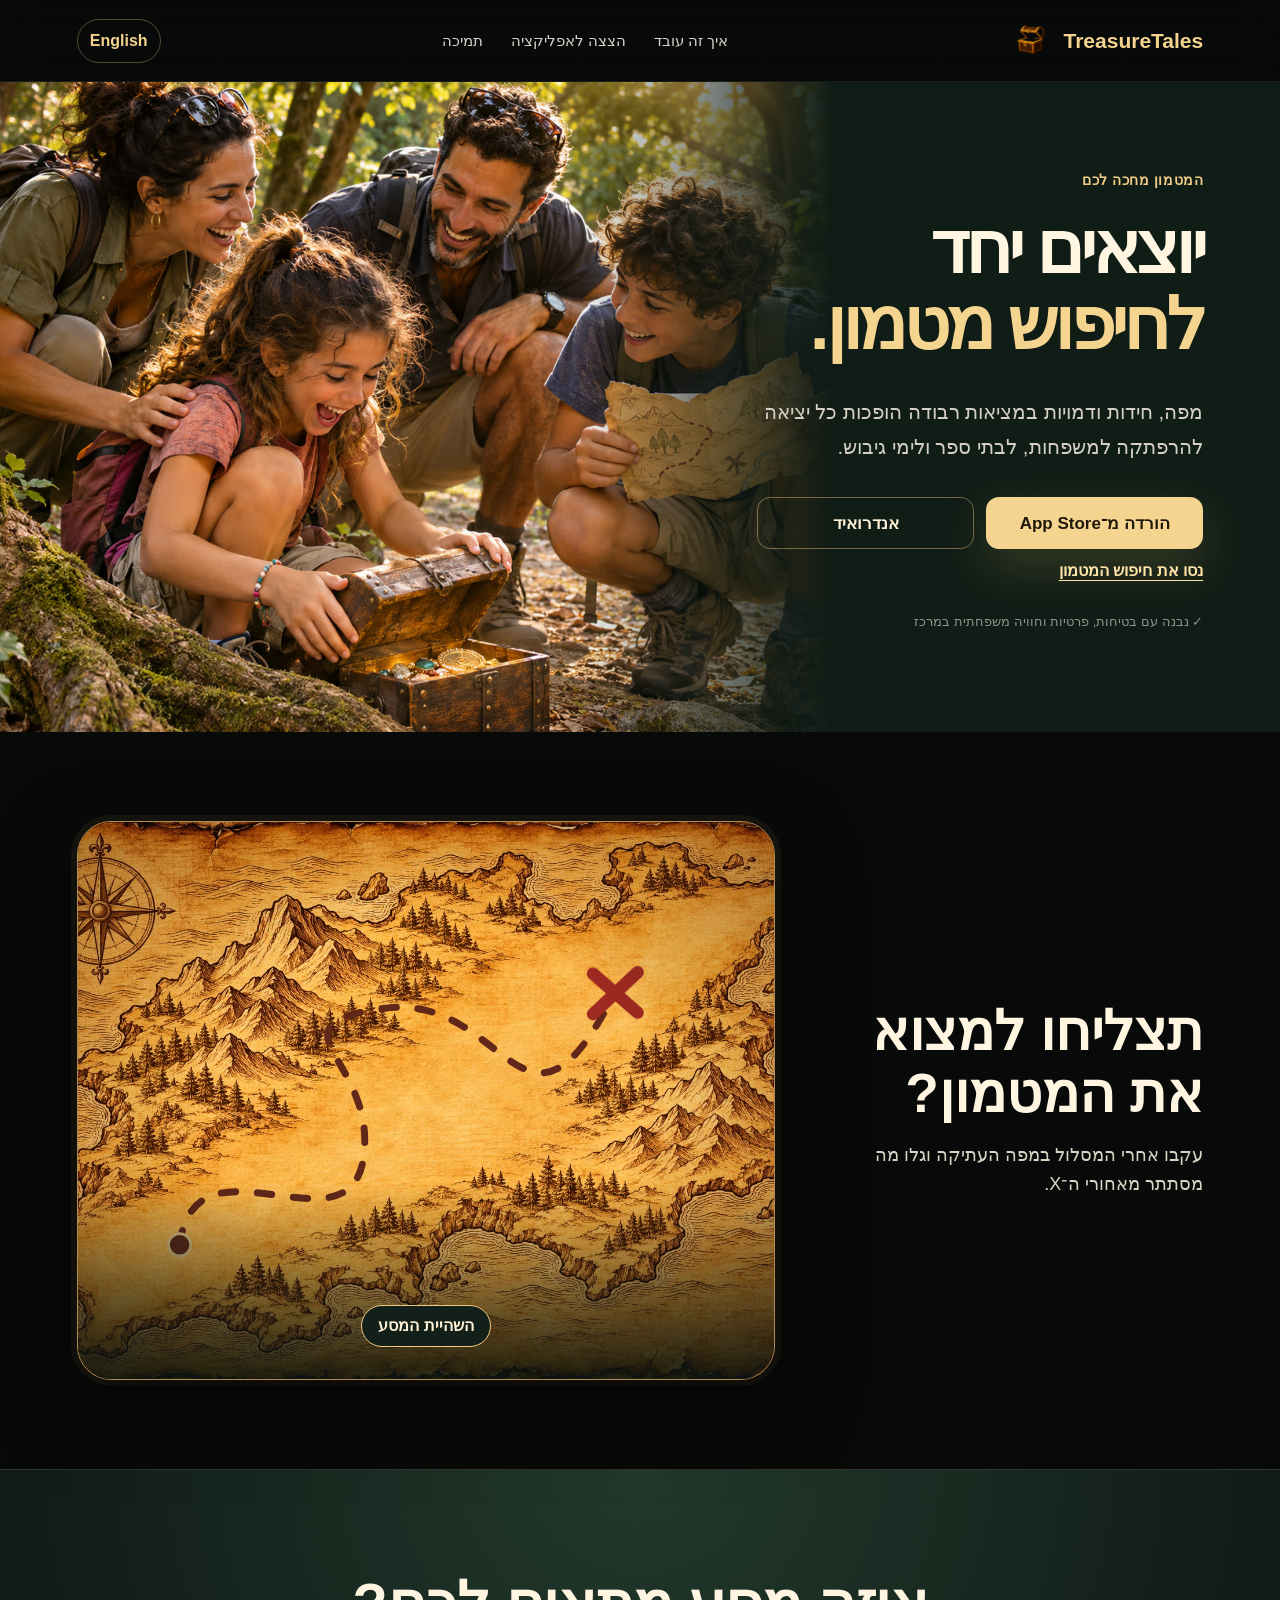
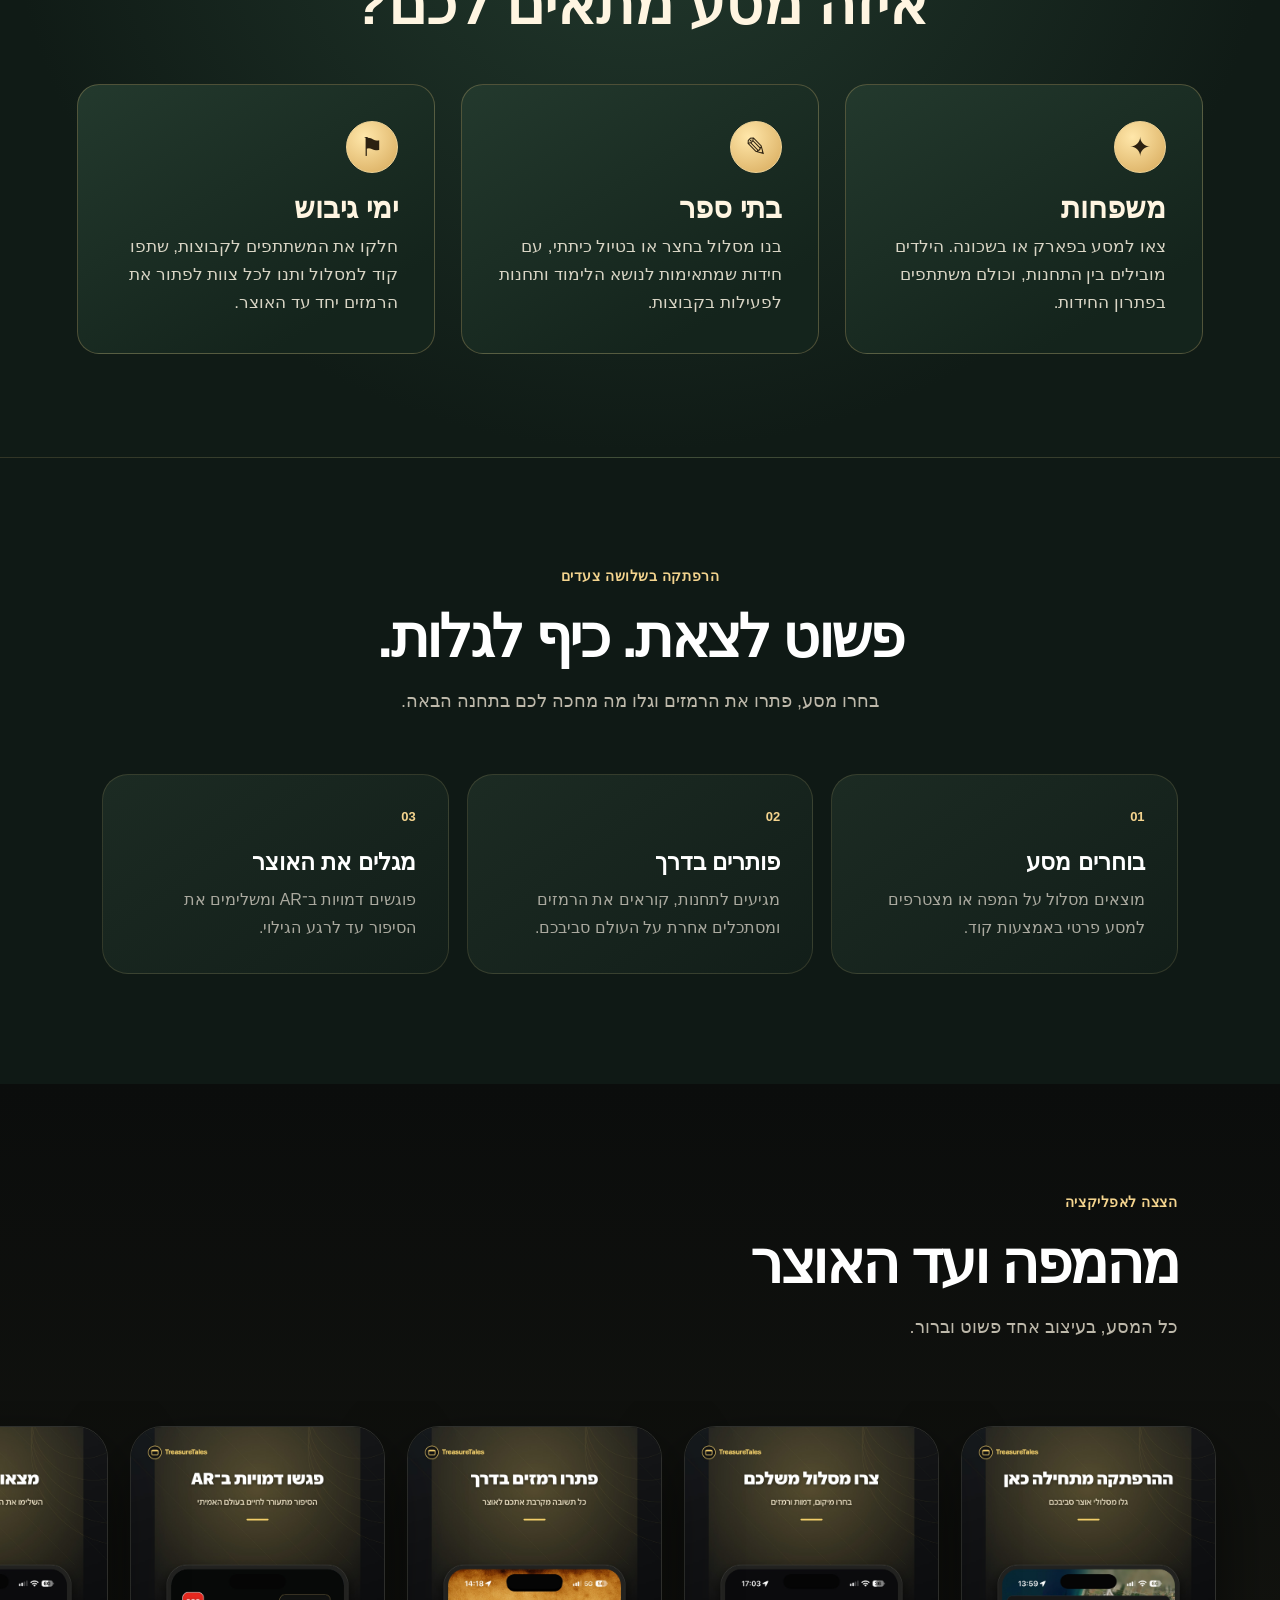
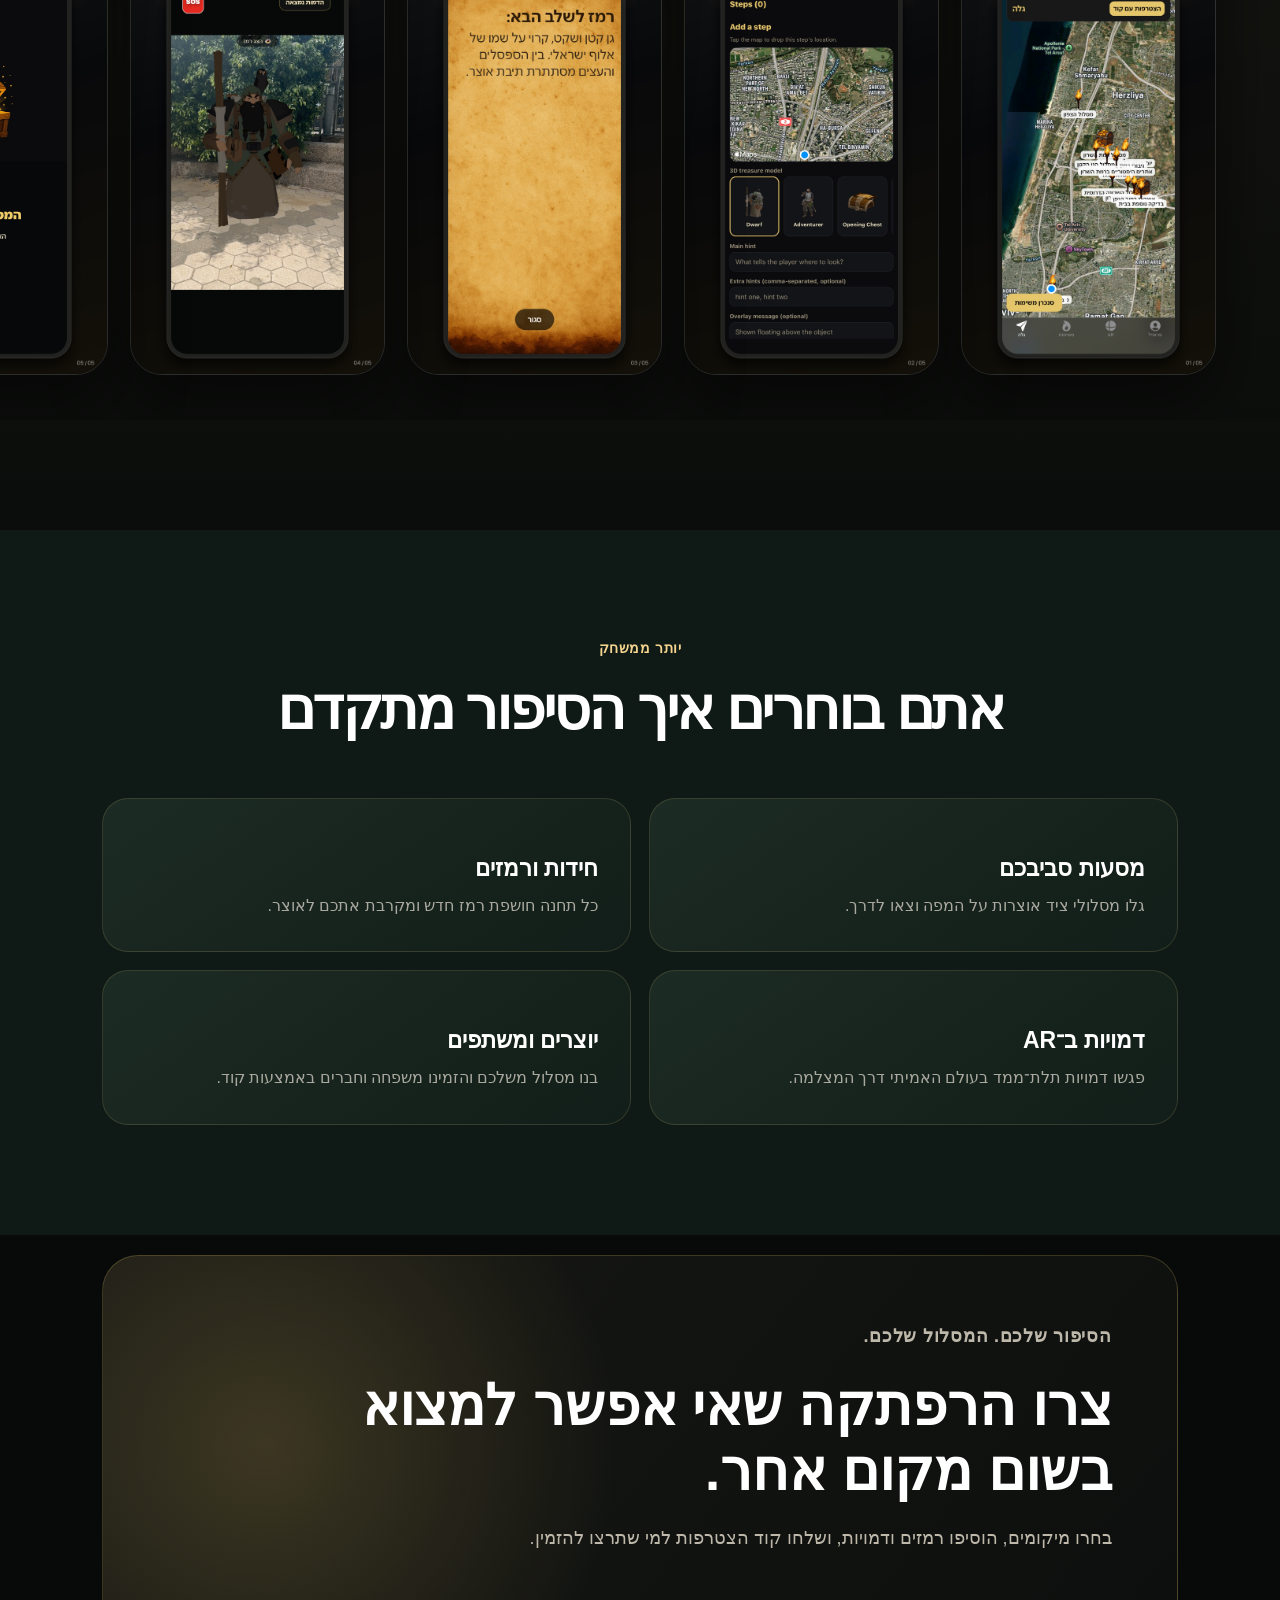
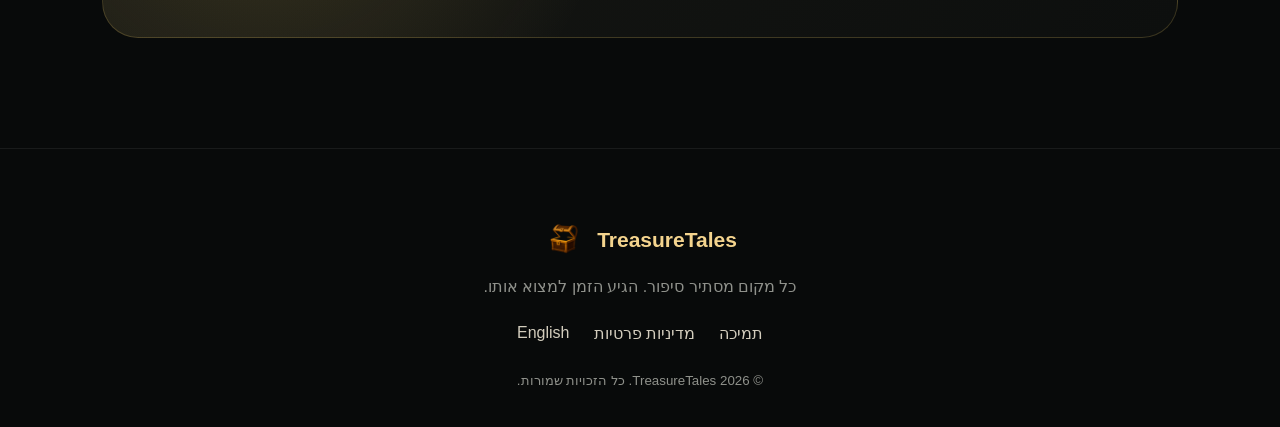
<file: index.html>
<!doctype html><html lang="he" dir="rtl"><head><meta charset="utf-8"><meta name="viewport" content="width=device-width,initial-scale=1"><title>TreasureTales — כל מקום מסתיר סיפור</title><meta name="description" content="ציד אוצרות אינטראקטיבי שמשלב מפה, חידות ודמויות במציאות רבודה."><meta property="og:image" content="https://nahumnetanel.github.io/TreasureTalesWebsite/public/og.jpg"><link rel="icon" href="./public/brand-chest.png"><link rel="stylesheet" href="./styles.css"><link rel="stylesheet" href="./public/adventure.css"><script src="./public/adventure-autoplay.js" defer></script></head><body class="treasure-home">
<a class="adventure-skip" href="#top">דילוג לתוכן</a>
<header class="header"><a class="brand" href="#top"><img src="./public/brand-chest.png" alt=""><span>TreasureTales</span></a><nav class="nav"><a href="#how">איך זה עובד</a><a href="#screens">הצצה לאפליקציה</a><a href="./support/">תמיכה</a></nav><a class="lang" href="./en/" lang="en">English</a></header>
<main><section class="hero family-hero" id="top" tabindex="-1"><div class="family-hero-media"><img src="./public/family-hunt.jpg" alt="משפחה מגלה תיבת אוצר מעץ בשביל ביער" width="1440" height="960" fetchpriority="high"></div><div class="hero-copy"><p class="eyebrow">המטמון מחכה לכם</p><h1>יוצאים יחד <span>לחיפוש מטמון.</span></h1><p class="lead">מפה, חידות ודמויות במציאות רבודה הופכות כל יציאה להרפתקה למשפחות, לבתי ספר ולימי גיבוש.</p><div class="actions" id="download"><a class="store" href="https://apps.apple.com/il/app/treasuretales/id6809154239"><span>הורדה מ־<bdi>App Store</bdi></span></a><a class="android-test" href="https://play.google.com/apps/internaltest/4701109278122805153">אנדרואיד</a><a href="#try-the-hunt">נסו את חיפוש המטמון</a></div><p class="trust">✓ נבנה עם בטיחות, פרטיות וחוויה משפחתית במרכז</p></div></section>
<section class="hunt-demo" id="try-the-hunt" aria-labelledby="hunt-demo-title">
  <div class="hunt-demo-copy"><h2 id="hunt-demo-title">תצליחו למצוא את המטמון?</h2><p>עקבו אחרי המסלול במפה העתיקה וגלו מה מסתתר מאחורי ה־X.</p></div>
  <figure class="adventure">
  <img class="adventure-map" src="./public/treasure-map.jpg" alt="" width="1440" height="960" />
  <img class="adventure-forest" src="./public/enchanted-forest.jpg" alt="" width="1440" height="960" />
  <svg class="adventure-route" viewBox="0 0 500 400" preserveAspectRatio="none" aria-hidden="true" fill="none">
    <path class="trail" pathLength="100" d="M 73 304 C 84 219 194 313 205 242 S 132 146 220 134 S 320 251 385 124" stroke="#612819" stroke-width="5" stroke-linecap="round" />
    <circle cx="73" cy="304" r="8" fill="#612819" stroke="#ecca8c" stroke-width="2" />
    <path class="destination" d="M 370 109 L 402 137 M 402 108 L 370 138" stroke="#9e2a22" stroke-width="9" stroke-linecap="round" />
  </svg>
  <div class="hunt-story-panel" data-scene="riddle" hidden>
    <div class="hunt-story-caption"><strong>תחנה ראשונה · החידה</strong><p>מי נראה כמו שועל, אבל יכול לעוף בעזרת כנפיים בצורת עלים?</p></div>
  </div>
  <div class="hunt-story-panel" data-scene="fox" hidden>
    <div class="hunt-creature hunt-creature--fox"><img src="./public/forest-creatures.png" alt="" width="768" height="512"></div>
    <div class="hunt-story-caption"><strong>מצאתם את השועל המכונף!</strong><p>הרמז שלי: לכו לקרחת היער וחפשו עיניים גדולות וקרניים שצומחות מהראש.</p></div>
  </div>
  <div class="hunt-story-panel" data-scene="owl" hidden>
    <div class="hunt-creature hunt-creature--owl"><img src="./public/forest-creatures.png" alt="" width="768" height="512"></div>
    <div class="hunt-story-caption"><strong>פגשתם את ינשוף היער!</strong><p>הרמז האחרון: חפשו את ה־X ליד שורשי העץ הגדול. שם מחכה האוצר.</p></div>
  </div>
  <div class="hunt-story-panel" data-scene="treasure" hidden>
    <div class="hunt-story-caption"><strong>מצאתם את האוצר!</strong><p>פתרתם את החידות והגעתם לתיבה.</p></div>
  </div>
  <div class="adventure-chest" aria-hidden="true">
    <span class="chest-light"></span><span class="chest-interior"></span>
    <span class="chest-lid"></span><span class="chest-front"></span>
  </div>
  <button class="hunt-play-toggle" type="button" hidden>
    <span data-play-label>השהיית המסע</span><span data-pause-label hidden>המשך המסע</span>
  </button>
</figure></section>
<section class="hunt-audiences" id="adventures" aria-labelledby="adventures-title">
  <h2 id="adventures-title">איזה מסע מתאים לכם?</h2>
  <div class="hunt-cards">
    <article class="hunt-card">
      <span class="hunt-emblem" aria-hidden="true">✦</span>
      <h3>משפחות</h3>
      <p>צאו למסע בפארק או בשכונה. הילדים מובילים בין התחנות, וכולם משתתפים בפתרון החידות.</p>
    </article>
    <article class="hunt-card">
      <span class="hunt-emblem" aria-hidden="true">✎</span>
      <h3>בתי ספר</h3>
      <p>בנו מסלול בחצר או בטיול כיתתי, עם חידות שמתאימות לנושא הלימוד ותחנות לפעילות בקבוצות.</p>
    </article>
    <article class="hunt-card">
      <span class="hunt-emblem" aria-hidden="true">⚑</span>
      <h3>ימי גיבוש</h3>
      <p>חלקו את המשתתפים לקבוצות, שתפו קוד למסלול ותנו לכל צוות לפתור את הרמזים יחד עד האוצר.</p>
    </article>
  </div>
</section>

<section class="section" id="how"><div class="heading"><p class="eyebrow">הרפתקה בשלושה צעדים</p><h2>פשוט לצאת. כיף לגלות.</h2><p>בחרו מסע, פתרו את הרמזים וגלו מה מחכה לכם בתחנה הבאה.</p></div><div class="grid"><article class="card"><b>01</b><h3>בוחרים מסע</h3><p>מוצאים מסלול על המפה או מצטרפים למסע פרטי באמצעות קוד.</p></article><article class="card"><b>02</b><h3>פותרים בדרך</h3><p>מגיעים לתחנות, קוראים את הרמזים ומסתכלים אחרת על העולם סביבכם.</p></article><article class="card"><b>03</b><h3>מגלים את האוצר</h3><p>פוגשים דמויות ב־AR ומשלימים את הסיפור עד לרגע הגילוי.</p></article></div></section>
<section class="screens" id="screens"><div class="heading"><p class="eyebrow">הצצה לאפליקציה</p><h2>מהמפה ועד האוצר</h2><p>כל המסע, בעיצוב אחד פשוט וברור.</p></div><section class="screen-row" tabindex="0" aria-label="צילומי מסך מהאפליקציה"><figure class="screen"><img loading="lazy" src="./public/screens/TreasureTales_1.jpg" alt="מפת מסלולים"></figure><figure class="screen"><img loading="lazy" src="./public/screens/TreasureTales_2.jpg" alt="יצירת מסלול"></figure><figure class="screen"><img loading="lazy" src="./public/screens/TreasureTales_3.jpg" alt="פתרון רמז"></figure><figure class="screen"><img loading="lazy" src="./public/screens/TreasureTales_4.jpg" alt="דמות במציאות רבודה"></figure><figure class="screen"><img loading="lazy" src="./public/screens/TreasureTales_5.jpg" alt="מציאת האוצר"></figure></section></section>
<section class="section"><div class="heading"><p class="eyebrow">יותר ממשחק</p><h2>אתם בוחרים איך הסיפור מתקדם</h2></div><div class="grid feature-grid"><article class="card"><h3>מסעות סביבכם</h3><p>גלו מסלולי ציד אוצרות על המפה וצאו לדרך.</p></article><article class="card"><h3>חידות ורמזים</h3><p>כל תחנה חושפת רמז חדש ומקרבת אתכם לאוצר.</p></article><article class="card"><h3>דמויות ב־AR</h3><p>פגשו דמויות תלת־ממד בעולם האמיתי דרך המצלמה.</p></article><article class="card"><h3>יוצרים ומשתפים</h3><p>בנו מסלול משלכם והזמינו משפחה וחברים באמצעות קוד.</p></article></div></section><section class="banner"><p class="eyebrow">הסיפור שלכם. המסלול שלכם.</p><h2>צרו הרפתקה שאי אפשר למצוא בשום מקום אחר.</h2><p>בחרו מיקומים, הוסיפו רמזים ודמויות, ושלחו קוד הצטרפות למי שתרצו להזמין.</p></section></main>
<footer class="footer"><div class="brand"><img src="./public/brand-chest.png" alt=""><span>TreasureTales</span></div><p>כל מקום מסתיר סיפור. הגיע הזמן למצוא אותו.</p><div class="footer-links"><a href="./support/">תמיכה</a><a href="./privacy/">מדיניות פרטיות</a><a href="./en/" lang="en">English</a></div><small>© 2026 TreasureTales. כל הזכויות שמורות.</small></footer></body></html>
</file>
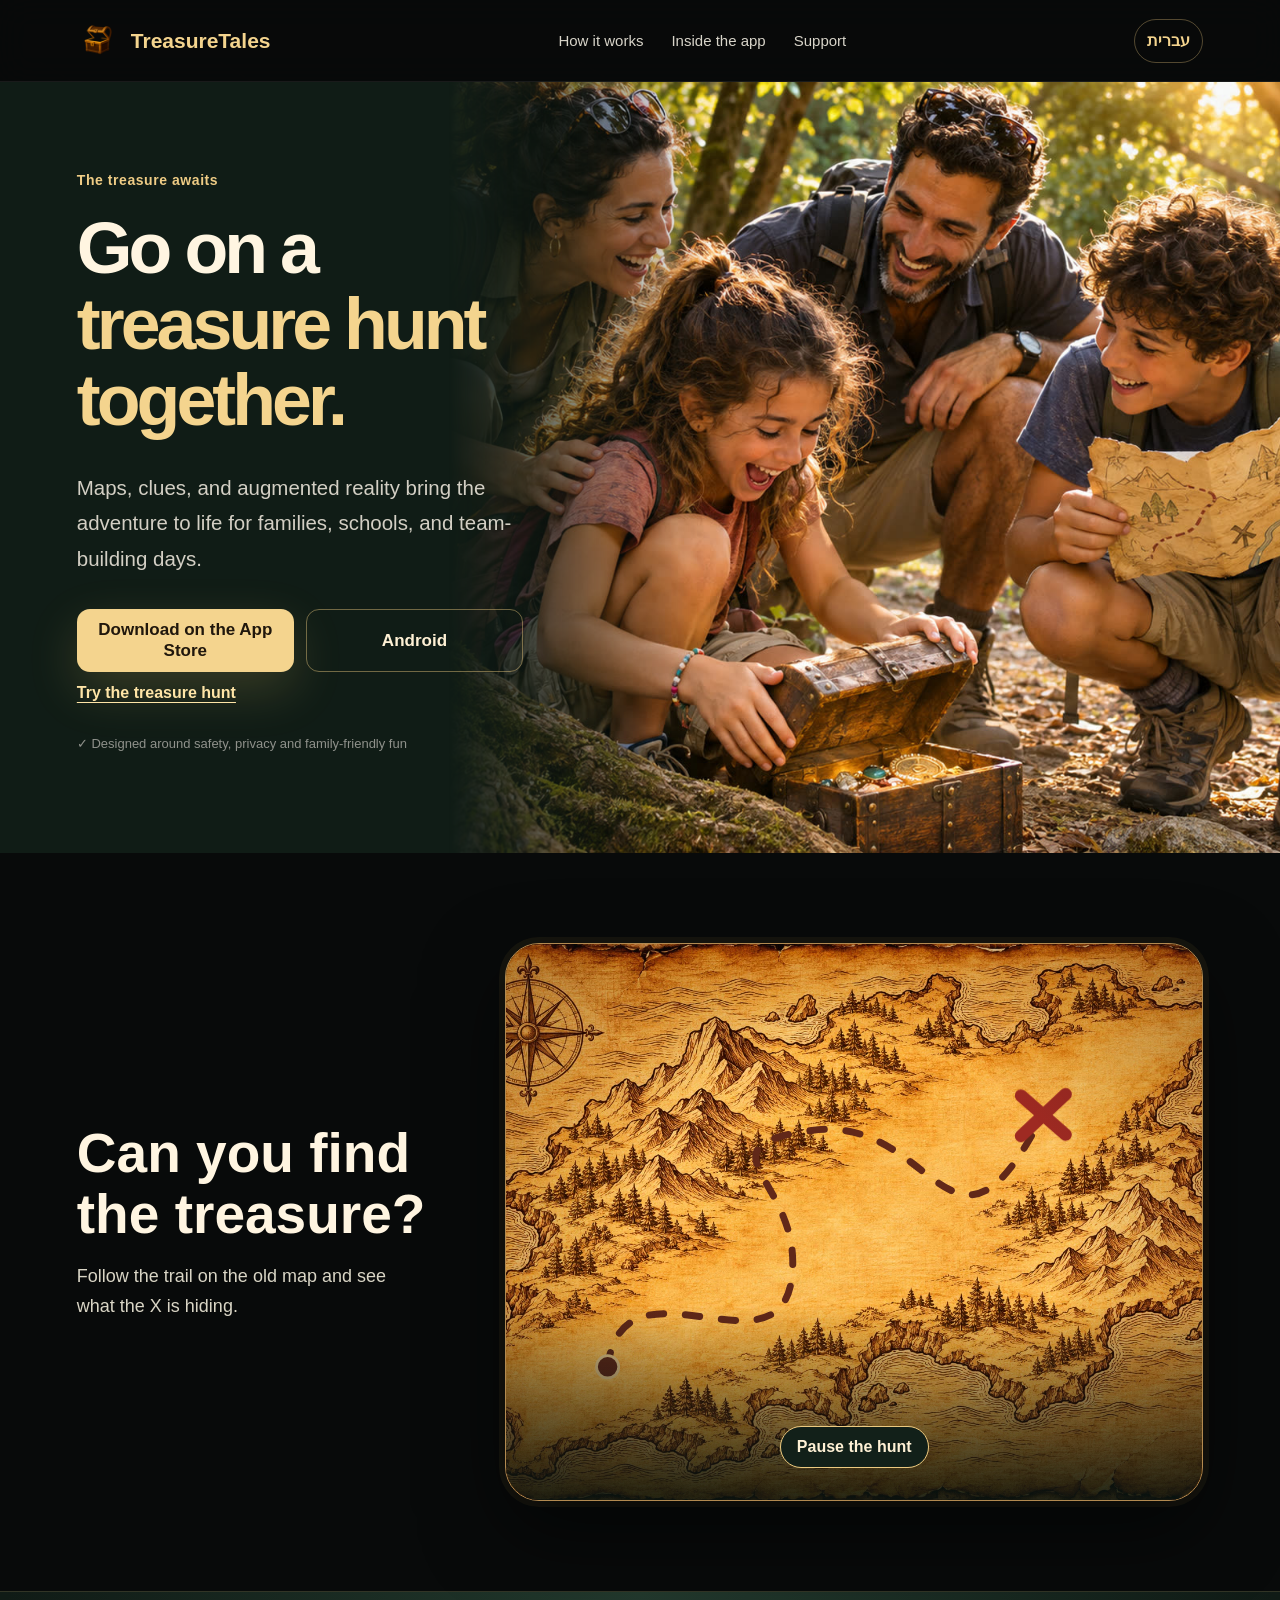
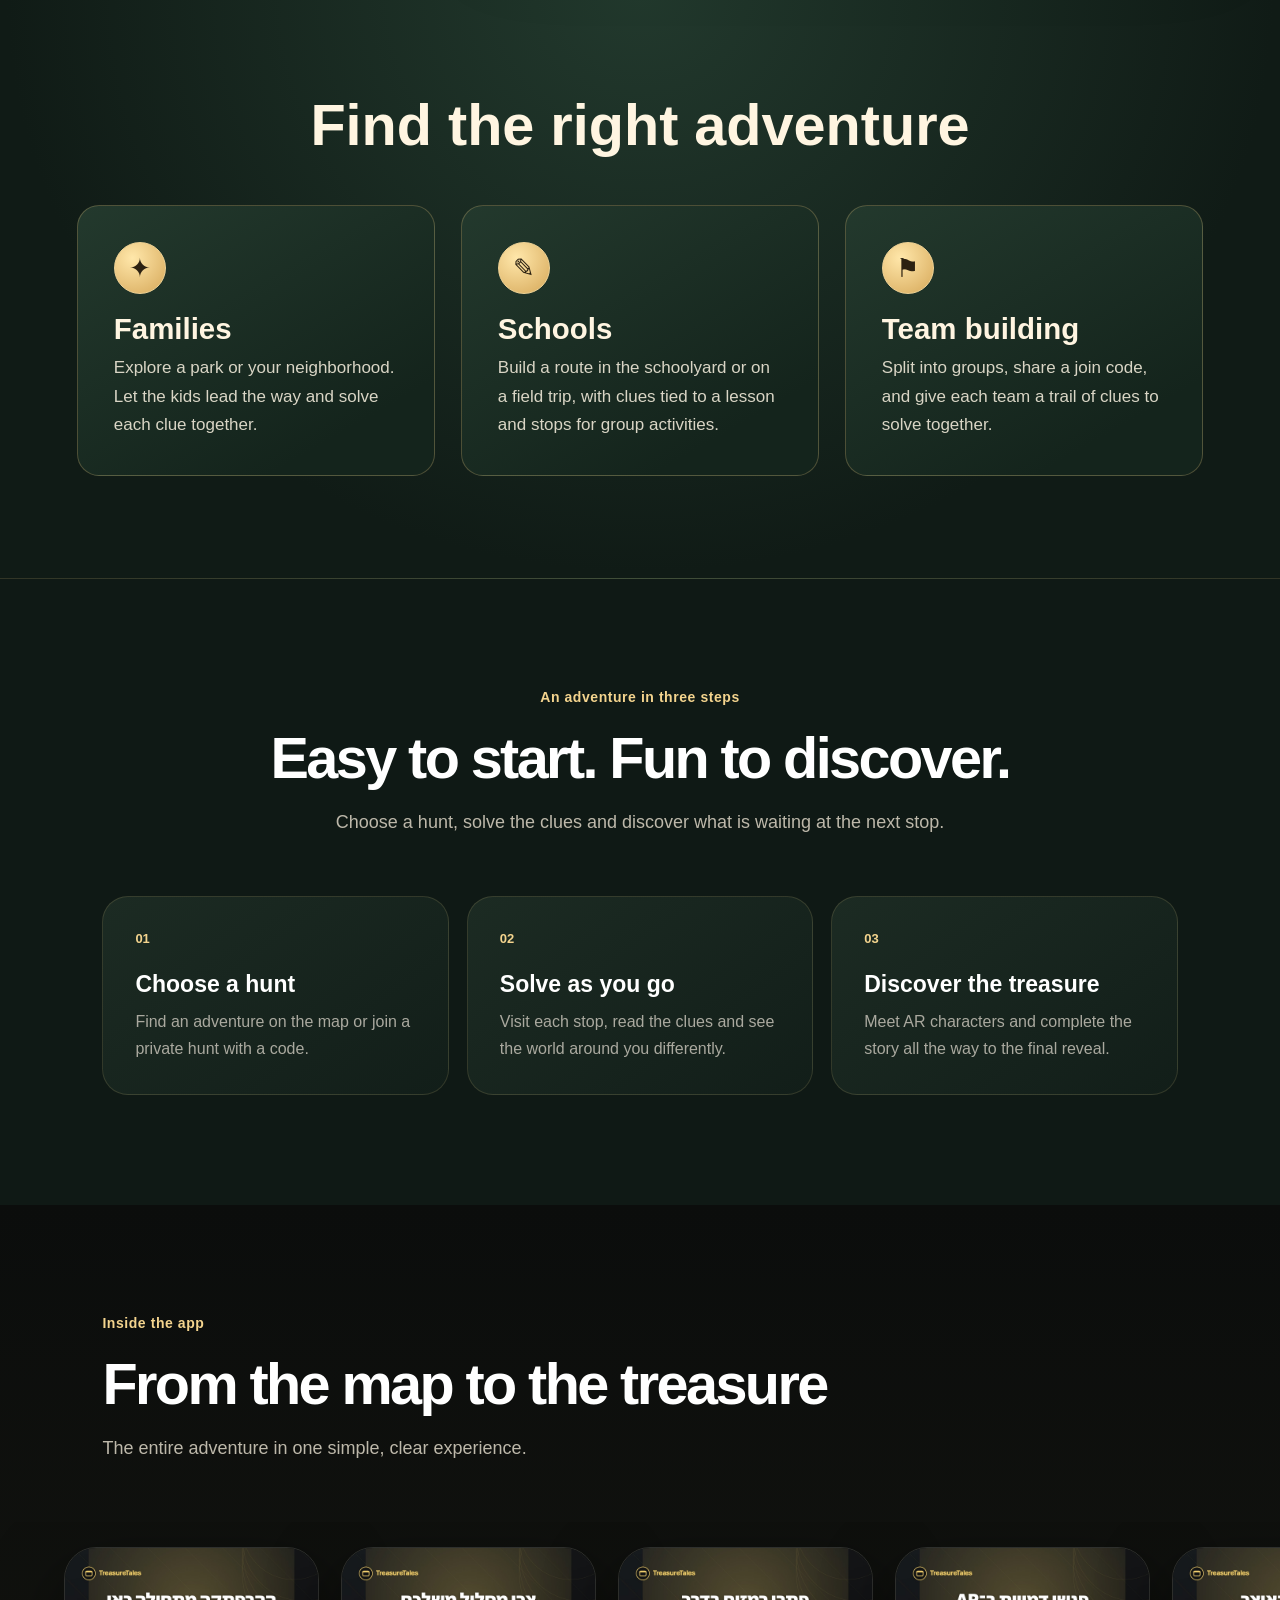
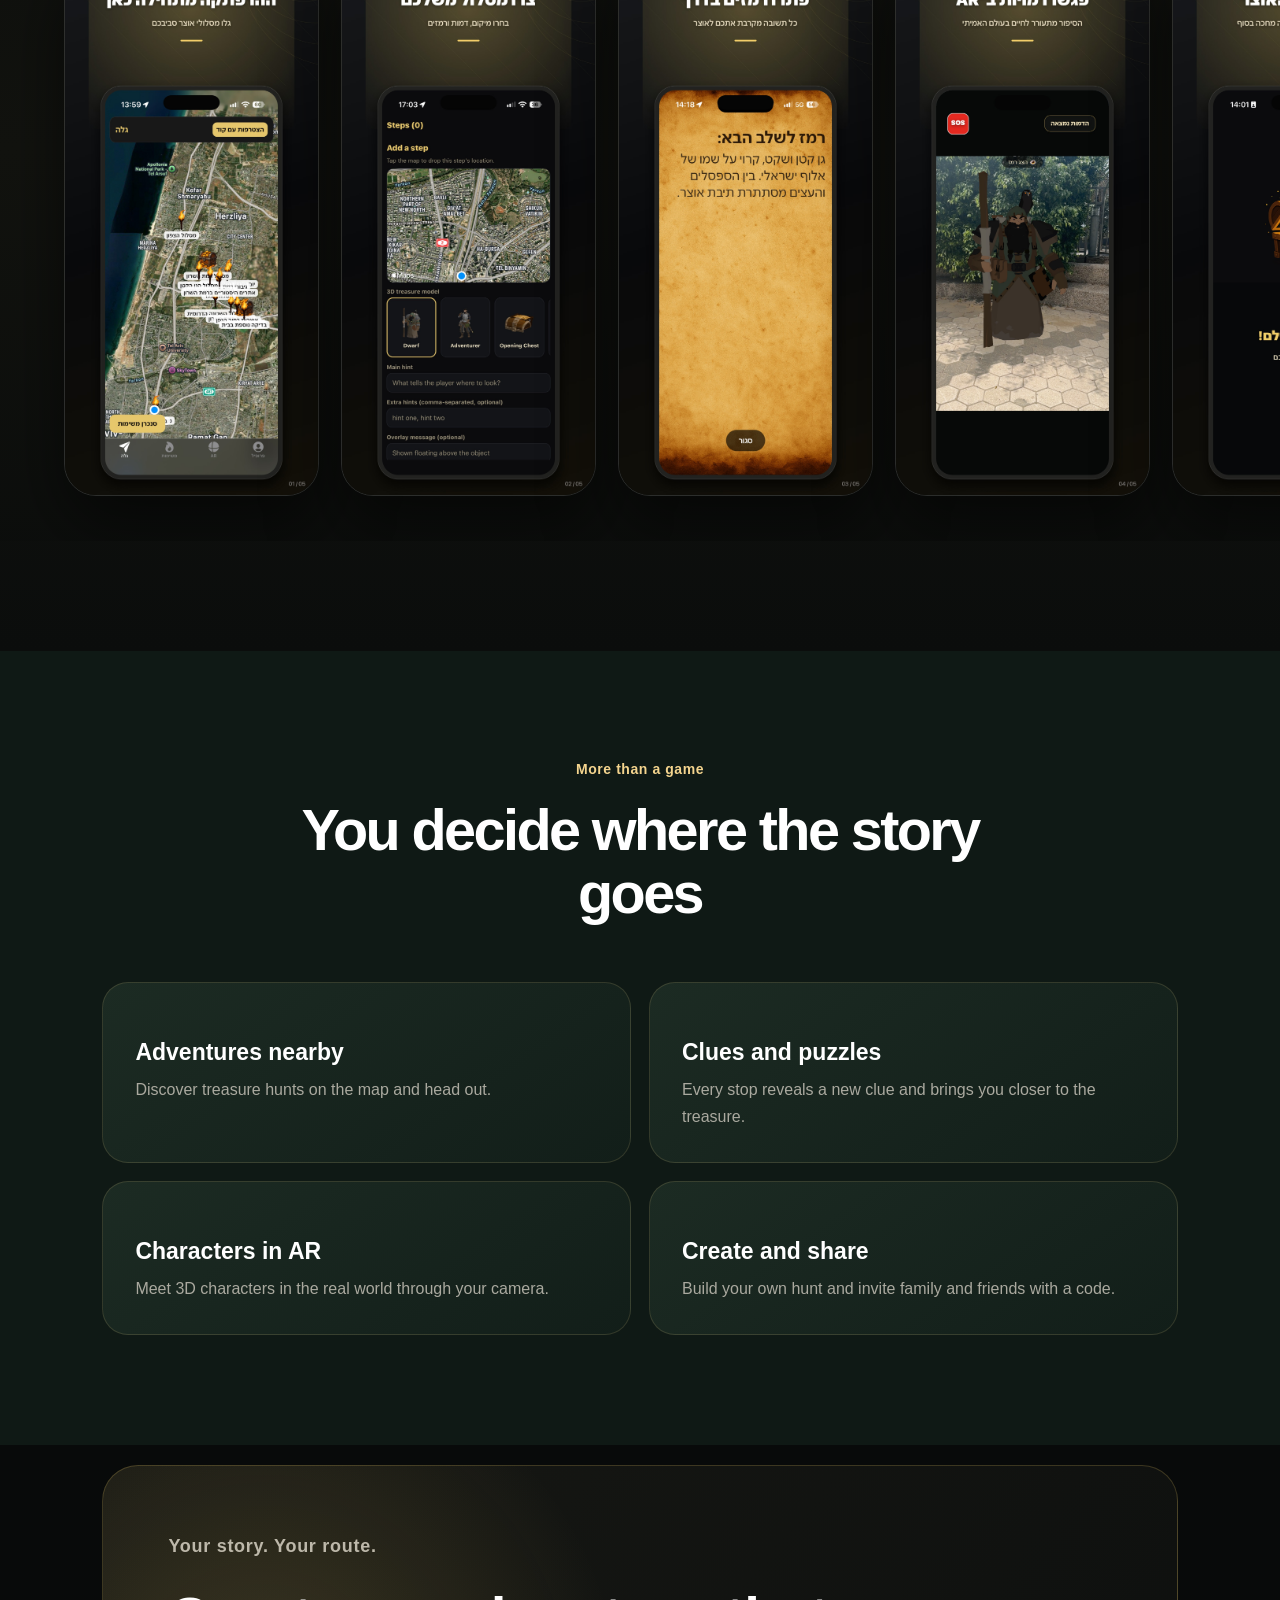
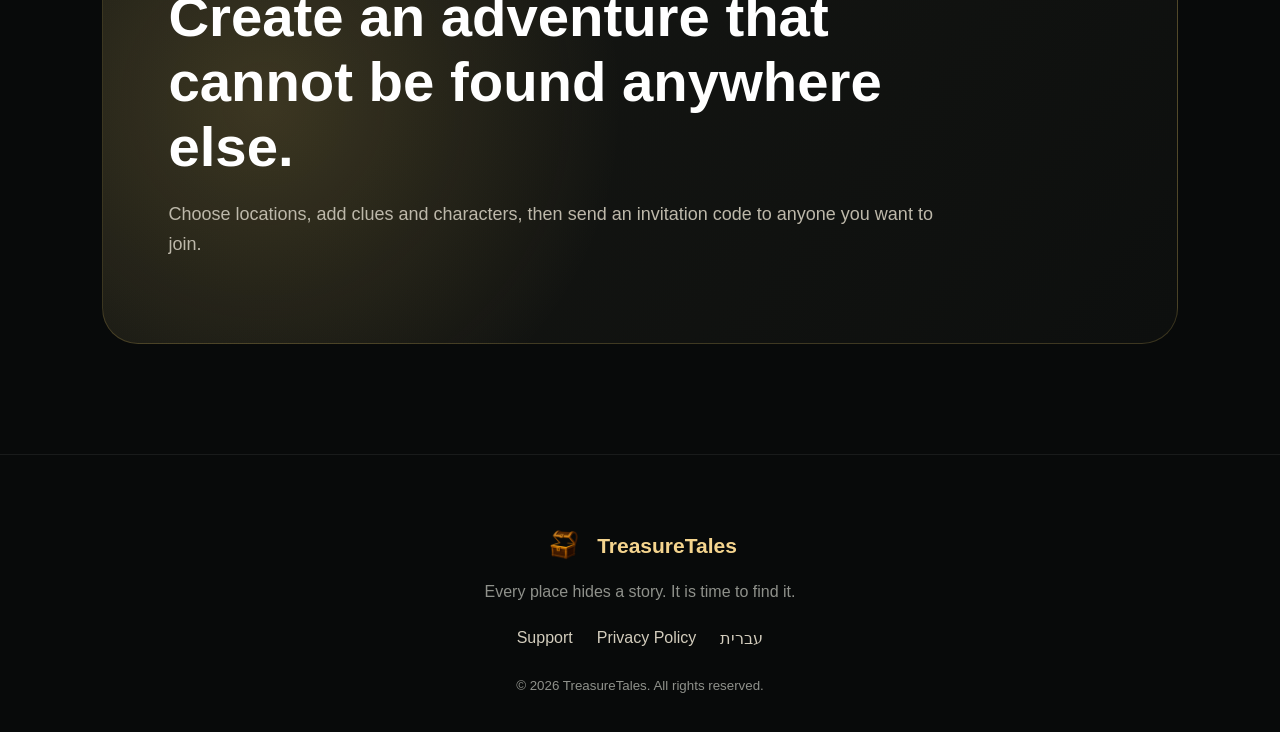
<file: en/index.html>
<!doctype html><html lang="en" dir="ltr"><head><meta charset="utf-8"><meta name="viewport" content="width=device-width,initial-scale=1"><title>TreasureTales — Every place hides a story</title><meta name="description" content="Interactive treasure hunts combining maps, puzzles and augmented reality characters."><link rel="icon" href="../public/brand-chest.png"><link rel="stylesheet" href="../styles.css"><link rel="stylesheet" href="../public/adventure.css"><script src="../public/adventure-autoplay.js" defer></script></head><body class="treasure-home">
<a class="adventure-skip" href="#top">Skip to content</a>
<header class="header"><a class="brand" href="#top"><img src="../public/brand-chest.png" alt=""><span>TreasureTales</span></a><nav class="nav"><a href="#how">How it works</a><a href="#screens">Inside the app</a><a href="./support/">Support</a></nav><a class="lang" href="../" lang="he">עברית</a></header>
<main><section class="hero family-hero" id="top" tabindex="-1"><div class="family-hero-media"><img src="../public/family-hunt.jpg" alt="A family discovering a wooden treasure chest on a forest trail" width="1440" height="960" fetchpriority="high"></div><div class="hero-copy"><p class="eyebrow">The treasure awaits</p><h1>Go on a <span>treasure hunt together.</span></h1><p class="lead">Maps, clues, and augmented reality bring the adventure to life for families, schools, and team-building days.</p><div class="actions" id="download"><a class="store" href="https://apps.apple.com/il/app/treasuretales/id6809154239">Download on the App Store</a><a class="android-test" href="https://play.google.com/apps/internaltest/4701109278122805153">Android</a><a href="#try-the-hunt">Try the treasure hunt</a></div><p class="trust">✓ Designed around safety, privacy and family-friendly fun</p></div></section>
<section class="hunt-demo" id="try-the-hunt" aria-labelledby="hunt-demo-title">
  <div class="hunt-demo-copy"><h2 id="hunt-demo-title">Can you find the treasure?</h2><p>Follow the trail on the old map and see what the X is hiding.</p></div>
  <figure class="adventure">
  <img class="adventure-map" src="../public/treasure-map.jpg" alt="" width="1440" height="960" />
  <img class="adventure-forest" src="../public/enchanted-forest.jpg" alt="" width="1440" height="960" />
  <svg class="adventure-route" viewBox="0 0 500 400" preserveAspectRatio="none" aria-hidden="true" fill="none">
    <path class="trail" pathLength="100" d="M 73 304 C 84 219 194 313 205 242 S 132 146 220 134 S 320 251 385 124" stroke="#612819" stroke-width="5" stroke-linecap="round" />
    <circle cx="73" cy="304" r="8" fill="#612819" stroke="#ecca8c" stroke-width="2" />
    <path class="destination" d="M 370 109 L 402 137 M 402 108 L 370 138" stroke="#9e2a22" stroke-width="9" stroke-linecap="round" />
  </svg>
  <div class="hunt-story-panel" data-scene="riddle" hidden>
    <div class="hunt-story-caption"><strong>First stop · The riddle</strong><p>What looks like a fox but can fly on leaf-shaped wings?</p></div>
  </div>
  <div class="hunt-story-panel" data-scene="fox" hidden>
    <div class="hunt-creature hunt-creature--fox"><img src="../public/forest-creatures.png" alt="" width="768" height="512"></div>
    <div class="hunt-story-caption"><strong>You found the winged fox!</strong><p>My clue: head to the forest clearing and look for big eyes and antlers.</p></div>
  </div>
  <div class="hunt-story-panel" data-scene="owl" hidden>
    <div class="hunt-creature hunt-creature--owl"><img src="../public/forest-creatures.png" alt="" width="768" height="512"></div>
    <div class="hunt-story-caption"><strong>You met the woodland owl!</strong><p>One last clue: look for the X by the roots of the largest tree. The treasure is waiting there.</p></div>
  </div>
  <div class="hunt-story-panel" data-scene="treasure" hidden>
    <div class="hunt-story-caption"><strong>You found the treasure!</strong><p>You solved the clues and reached the chest.</p></div>
  </div>
  <div class="adventure-chest" aria-hidden="true">
    <span class="chest-light"></span><span class="chest-interior"></span>
    <span class="chest-lid"></span><span class="chest-front"></span>
  </div>
  <button class="hunt-play-toggle" type="button" hidden>
    <span data-play-label>Pause the hunt</span><span data-pause-label hidden>Resume the hunt</span>
  </button>
</figure></section>
<section class="hunt-audiences" id="adventures" aria-labelledby="adventures-title">
  <h2 id="adventures-title">Find the right adventure</h2>
  <div class="hunt-cards">
    <article class="hunt-card">
      <span class="hunt-emblem" aria-hidden="true">✦</span>
      <h3>Families</h3>
      <p>Explore a park or your neighborhood. Let the kids lead the way and solve each clue together.</p>
    </article>
    <article class="hunt-card">
      <span class="hunt-emblem" aria-hidden="true">✎</span>
      <h3>Schools</h3>
      <p>Build a route in the schoolyard or on a field trip, with clues tied to a lesson and stops for group activities.</p>
    </article>
    <article class="hunt-card">
      <span class="hunt-emblem" aria-hidden="true">⚑</span>
      <h3>Team building</h3>
      <p>Split into groups, share a join code, and give each team a trail of clues to solve together.</p>
    </article>
  </div>
</section>

<section class="section" id="how"><div class="heading"><p class="eyebrow">An adventure in three steps</p><h2>Easy to start. Fun to discover.</h2><p>Choose a hunt, solve the clues and discover what is waiting at the next stop.</p></div><div class="grid"><article class="card"><b>01</b><h3>Choose a hunt</h3><p>Find an adventure on the map or join a private hunt with a code.</p></article><article class="card"><b>02</b><h3>Solve as you go</h3><p>Visit each stop, read the clues and see the world around you differently.</p></article><article class="card"><b>03</b><h3>Discover the treasure</h3><p>Meet AR characters and complete the story all the way to the final reveal.</p></article></div></section>
<section class="screens" id="screens"><div class="heading"><p class="eyebrow">Inside the app</p><h2>From the map to the treasure</h2><p>The entire adventure in one simple, clear experience.</p></div><section class="screen-row" tabindex="0" aria-label="App screenshots"><figure class="screen"><img loading="lazy" src="../public/screens/TreasureTales_1.jpg" alt="Treasure hunt map"></figure><figure class="screen"><img loading="lazy" src="../public/screens/TreasureTales_2.jpg" alt="Creating a hunt"></figure><figure class="screen"><img loading="lazy" src="../public/screens/TreasureTales_3.jpg" alt="Solving a clue"></figure><figure class="screen"><img loading="lazy" src="../public/screens/TreasureTales_4.jpg" alt="Augmented reality character"></figure><figure class="screen"><img loading="lazy" src="../public/screens/TreasureTales_5.jpg" alt="Finding the treasure"></figure></section></section>
<section class="section"><div class="heading"><p class="eyebrow">More than a game</p><h2>You decide where the story goes</h2></div><div class="grid feature-grid"><article class="card"><h3>Adventures nearby</h3><p>Discover treasure hunts on the map and head out.</p></article><article class="card"><h3>Clues and puzzles</h3><p>Every stop reveals a new clue and brings you closer to the treasure.</p></article><article class="card"><h3>Characters in AR</h3><p>Meet 3D characters in the real world through your camera.</p></article><article class="card"><h3>Create and share</h3><p>Build your own hunt and invite family and friends with a code.</p></article></div></section><section class="banner"><p class="eyebrow">Your story. Your route.</p><h2>Create an adventure that cannot be found anywhere else.</h2><p>Choose locations, add clues and characters, then send an invitation code to anyone you want to join.</p></section></main>
<footer class="footer"><div class="brand"><img src="../public/brand-chest.png" alt=""><span>TreasureTales</span></div><p>Every place hides a story. It is time to find it.</p><div class="footer-links"><a href="./support/">Support</a><a href="./privacy/">Privacy Policy</a><a href="../" lang="he">עברית</a></div><small>© 2026 TreasureTales. All rights reserved.</small></footer></body></html>
</file>
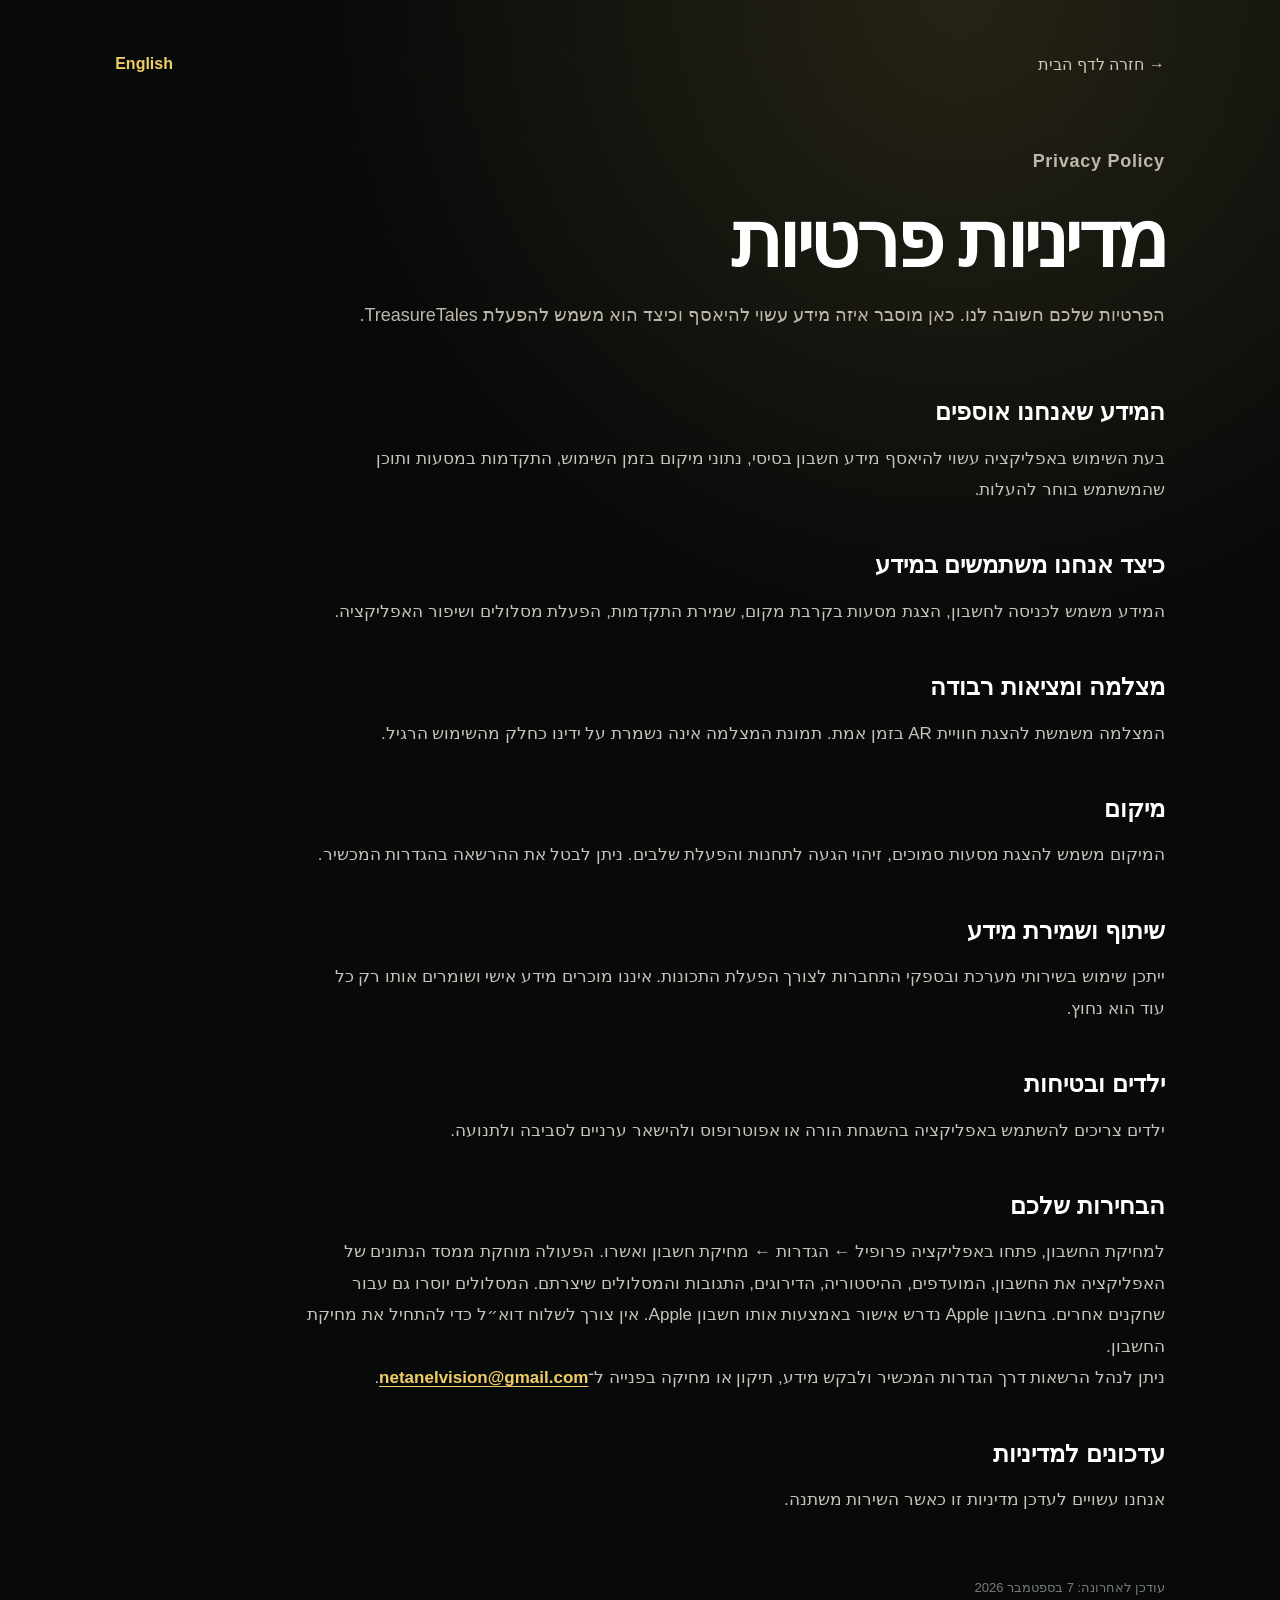
<file: privacy/index.html>
<!doctype html><html lang="he" dir="rtl"><head><meta charset="utf-8"><meta name="viewport" content="width=device-width,initial-scale=1"><title>מדיניות פרטיות — TreasureTales</title><link rel="stylesheet" href="../styles.css"></head><body><main class="legal-page"><div class="topbar"><a class="back" href="../">→ חזרה לדף הבית</a><a class="lang" href="../en/privacy/" lang="en">English</a></div><section class="legal"><p class="eyebrow">Privacy Policy</p><h1>מדיניות פרטיות</h1><p>הפרטיות שלכם חשובה לנו. כאן מוסבר איזה מידע עשוי להיאסף וכיצד הוא משמש להפעלת TreasureTales.</p></section><section class="content"><h2>המידע שאנחנו אוספים</h2><p>בעת השימוש באפליקציה עשוי להיאסף מידע חשבון בסיסי, נתוני מיקום בזמן השימוש, התקדמות במסעות ותוכן שהמשתמש בוחר להעלות.</p><h2>כיצד אנחנו משתמשים במידע</h2><p>המידע משמש לכניסה לחשבון, הצגת מסעות בקרבת מקום, שמירת התקדמות, הפעלת מסלולים ושיפור האפליקציה.</p><h2>מצלמה ומציאות רבודה</h2><p>המצלמה משמשת להצגת חוויית AR בזמן אמת. תמונת המצלמה אינה נשמרת על ידינו כחלק מהשימוש הרגיל.</p><h2>מיקום</h2><p>המיקום משמש להצגת מסעות סמוכים, זיהוי הגעה לתחנות והפעלת שלבים. ניתן לבטל את ההרשאה בהגדרות המכשיר.</p><h2>שיתוף ושמירת מידע</h2><p>ייתכן שימוש בשירותי מערכת ובספקי התחברות לצורך הפעלת התכונות. איננו מוכרים מידע אישי ושומרים אותו רק כל עוד הוא נחוץ.</p><h2>ילדים ובטיחות</h2><p>ילדים צריכים להשתמש באפליקציה בהשגחת הורה או אפוטרופוס ולהישאר ערניים לסביבה ולתנועה.</p><h2>הבחירות שלכם</h2><p>למחיקת החשבון, פתחו באפליקציה פרופיל ← הגדרות ← מחיקת חשבון ואשרו. הפעולה מוחקת ממסד הנתונים של האפליקציה את החשבון, המועדפים, ההיסטוריה, הדירוגים, התגובות והמסלולים שיצרתם. המסלולים יוסרו גם עבור שחקנים אחרים. בחשבון Apple נדרש אישור באמצעות אותו חשבון Apple. אין צורך לשלוח דוא״ל כדי להתחיל את מחיקת החשבון.</p><p>ניתן לנהל הרשאות דרך הגדרות המכשיר ולבקש מידע, תיקון או מחיקה בפנייה ל־<a class="email" href="mailto:netanelvision@gmail.com">netanelvision@gmail.com</a>.</p><h2>עדכונים למדיניות</h2><p>אנחנו עשויים לעדכן מדיניות זו כאשר השירות משתנה.</p></section><p class="updated">עודכן לאחרונה: 7 בספטמבר 2026</p></main></body></html>
</file>
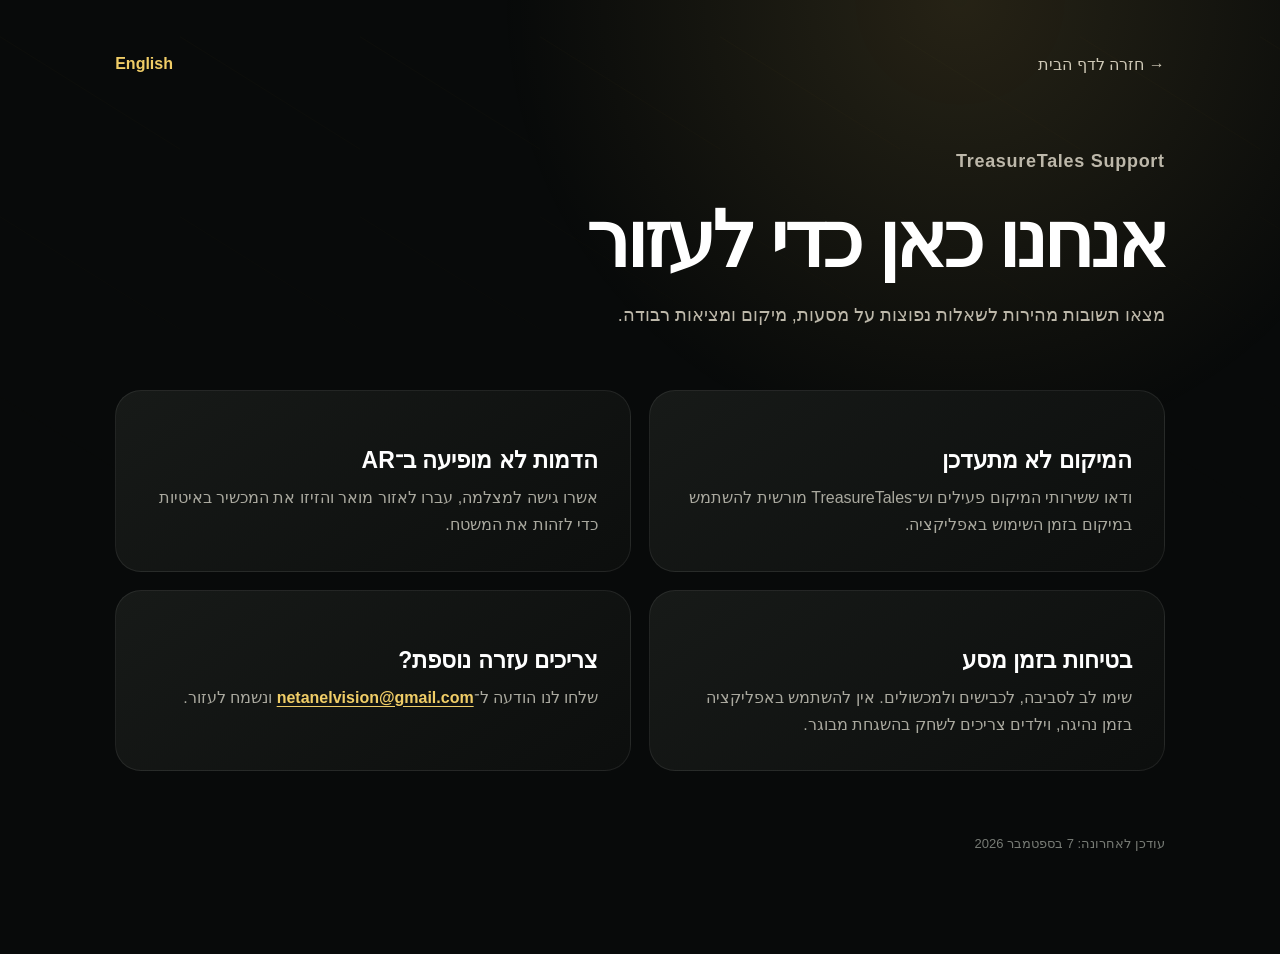
<file: support/index.html>
<!doctype html><html lang="he" dir="rtl"><head><meta charset="utf-8"><meta name="viewport" content="width=device-width,initial-scale=1"><title>תמיכה — TreasureTales</title><link rel="stylesheet" href="../styles.css"></head><body><main class="legal-page"><div class="topbar"><a class="back" href="../">→ חזרה לדף הבית</a><a class="lang" href="../en/support/" lang="en">English</a></div><section class="legal"><p class="eyebrow">TreasureTales Support</p><h1>אנחנו כאן כדי לעזור</h1><p>מצאו תשובות מהירות לשאלות נפוצות על מסעות, מיקום ומציאות רבודה.</p></section><section class="support-grid"><article class="card"><h3>המיקום לא מתעדכן</h3><p>ודאו ששירותי המיקום פעילים וש־TreasureTales מורשית להשתמש במיקום בזמן השימוש באפליקציה.</p></article><article class="card"><h3>הדמות לא מופיעה ב־AR</h3><p>אשרו גישה למצלמה, עברו לאזור מואר והזיזו את המכשיר באיטיות כדי לזהות את המשטח.</p></article><article class="card"><h3>בטיחות בזמן מסע</h3><p>שימו לב לסביבה, לכבישים ולמכשולים. אין להשתמש באפליקציה בזמן נהיגה, וילדים צריכים לשחק בהשגחת מבוגר.</p></article><article class="card"><h3>צריכים עזרה נוספת?</h3><p>שלחו לנו הודעה ל־<a class="email" href="mailto:netanelvision@gmail.com">netanelvision@gmail.com</a> ונשמח לעזור.</p></article></section><p class="updated">עודכן לאחרונה: 7 בספטמבר 2026</p></main></body></html>
</file>
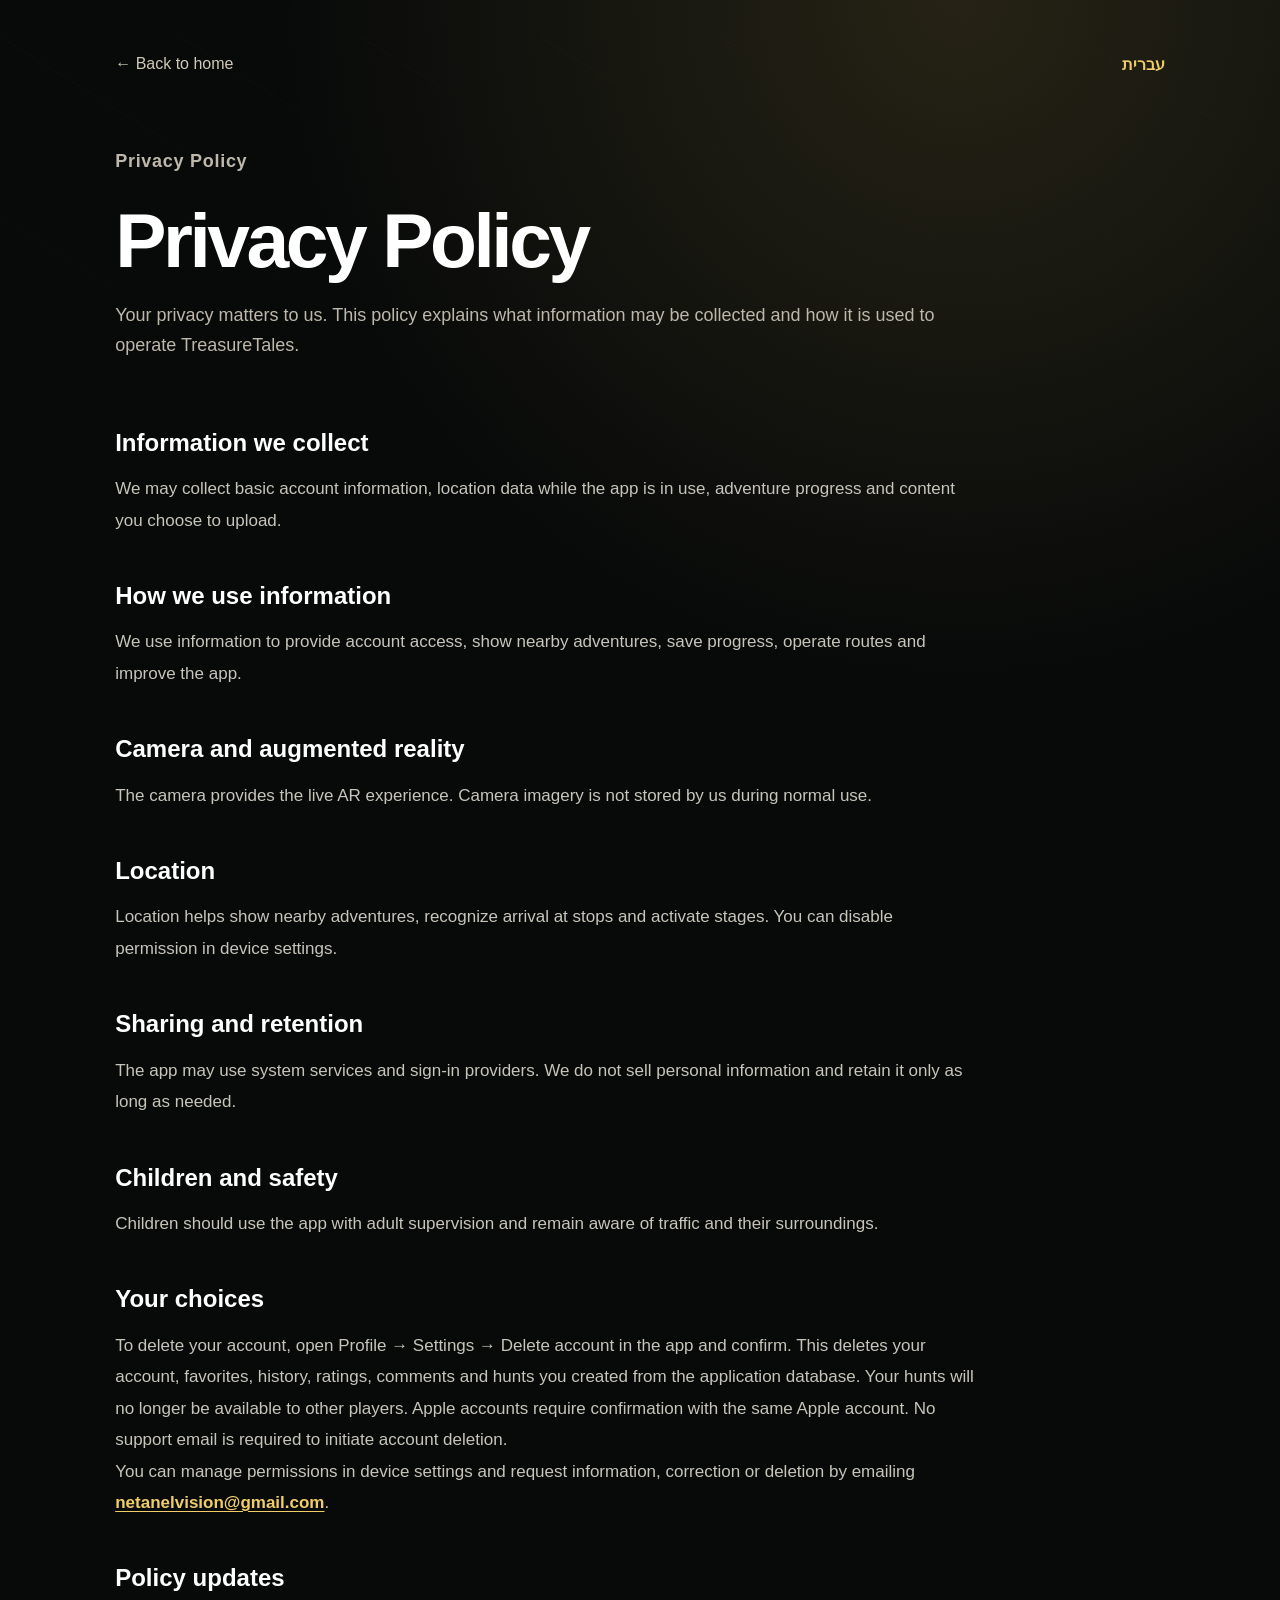
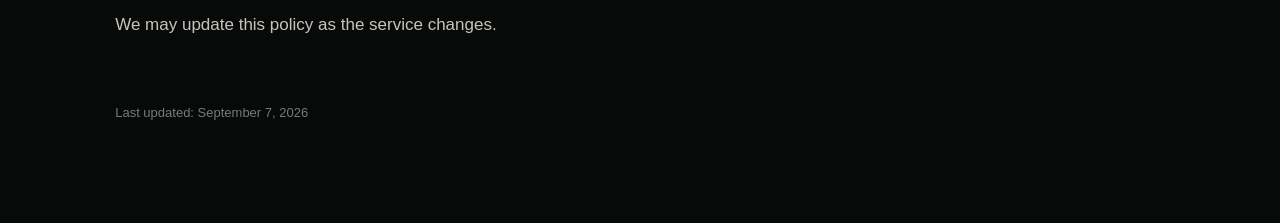
<file: en/privacy/index.html>
<!doctype html><html lang="en" dir="ltr"><head><meta charset="utf-8"><meta name="viewport" content="width=device-width,initial-scale=1"><title>Privacy Policy — TreasureTales</title><link rel="stylesheet" href="../../styles.css"></head><body><main class="legal-page"><div class="topbar"><a class="back" href="../">← Back to home</a><a class="lang" href="../../privacy/" lang="he">עברית</a></div><section class="legal"><p class="eyebrow">Privacy Policy</p><h1>Privacy Policy</h1><p>Your privacy matters to us. This policy explains what information may be collected and how it is used to operate TreasureTales.</p></section><section class="content"><h2>Information we collect</h2><p>We may collect basic account information, location data while the app is in use, adventure progress and content you choose to upload.</p><h2>How we use information</h2><p>We use information to provide account access, show nearby adventures, save progress, operate routes and improve the app.</p><h2>Camera and augmented reality</h2><p>The camera provides the live AR experience. Camera imagery is not stored by us during normal use.</p><h2>Location</h2><p>Location helps show nearby adventures, recognize arrival at stops and activate stages. You can disable permission in device settings.</p><h2>Sharing and retention</h2><p>The app may use system services and sign-in providers. We do not sell personal information and retain it only as long as needed.</p><h2>Children and safety</h2><p>Children should use the app with adult supervision and remain aware of traffic and their surroundings.</p><h2>Your choices</h2><p>To delete your account, open Profile → Settings → Delete account in the app and confirm. This deletes your account, favorites, history, ratings, comments and hunts you created from the application database. Your hunts will no longer be available to other players. Apple accounts require confirmation with the same Apple account. No support email is required to initiate account deletion.</p><p>You can manage permissions in device settings and request information, correction or deletion by emailing <a class="email" href="mailto:netanelvision@gmail.com">netanelvision@gmail.com</a>.</p><h2>Policy updates</h2><p>We may update this policy as the service changes.</p></section><p class="updated">Last updated: September 7, 2026</p></main></body></html>
</file>
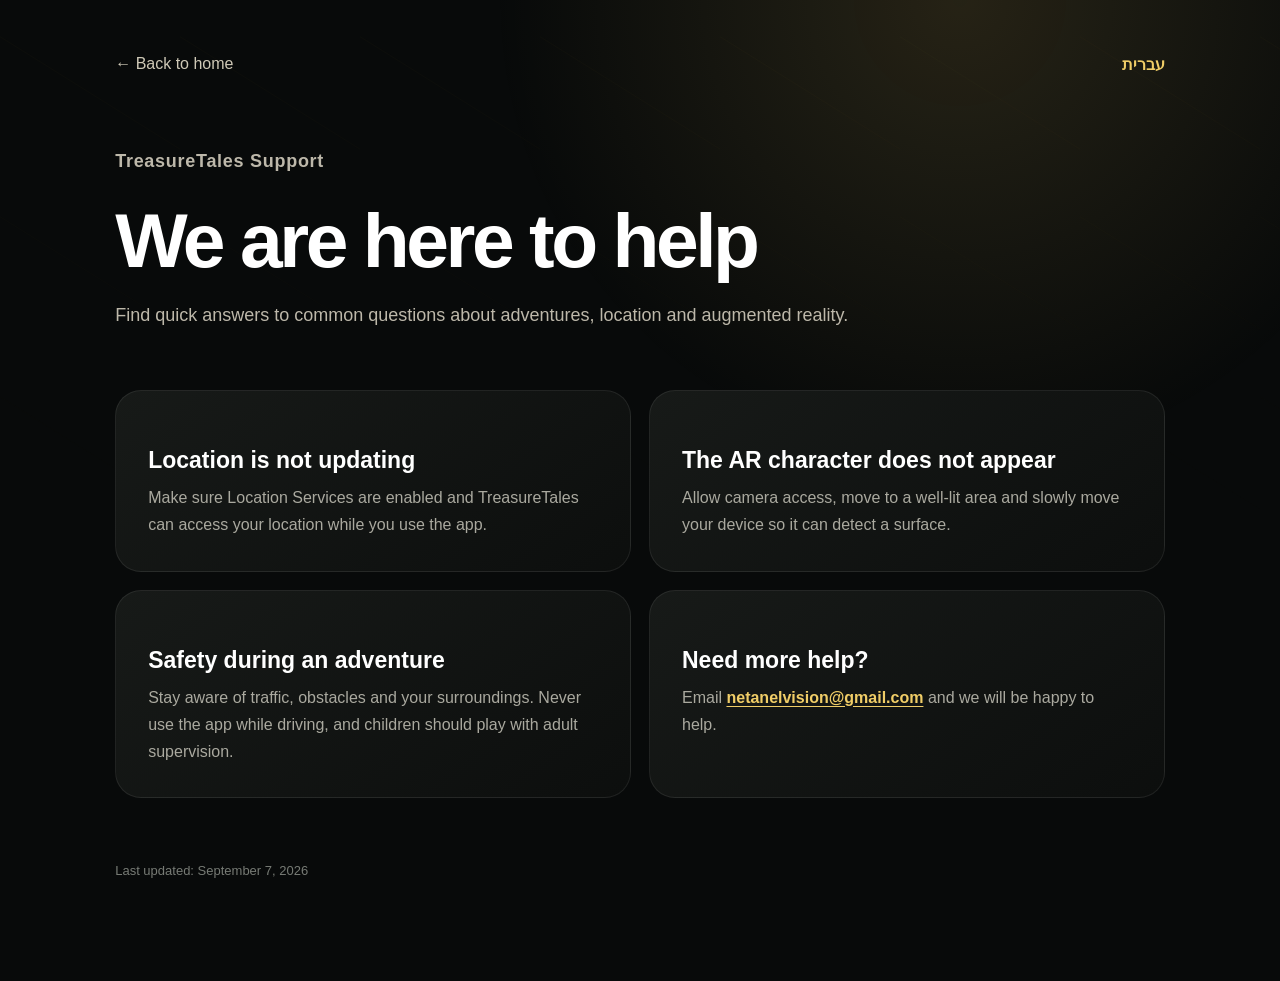
<file: en/support/index.html>
<!doctype html><html lang="en" dir="ltr"><head><meta charset="utf-8"><meta name="viewport" content="width=device-width,initial-scale=1"><title>Support — TreasureTales</title><link rel="stylesheet" href="../../styles.css"></head><body><main class="legal-page"><div class="topbar"><a class="back" href="../">← Back to home</a><a class="lang" href="../../support/" lang="he">עברית</a></div><section class="legal"><p class="eyebrow">TreasureTales Support</p><h1>We are here to help</h1><p>Find quick answers to common questions about adventures, location and augmented reality.</p></section><section class="support-grid"><article class="card"><h3>Location is not updating</h3><p>Make sure Location Services are enabled and TreasureTales can access your location while you use the app.</p></article><article class="card"><h3>The AR character does not appear</h3><p>Allow camera access, move to a well-lit area and slowly move your device so it can detect a surface.</p></article><article class="card"><h3>Safety during an adventure</h3><p>Stay aware of traffic, obstacles and your surroundings. Never use the app while driving, and children should play with adult supervision.</p></article><article class="card"><h3>Need more help?</h3><p>Email <a class="email" href="mailto:netanelvision@gmail.com">netanelvision@gmail.com</a> and we will be happy to help.</p></article></section><p class="updated">Last updated: September 7, 2026</p></main></body></html>
</file>
<file: styles.css>
:root{--ink:#080a0a;--surface:#141714;--gold:#f0cd67;--muted:#bdb8aa;--line:rgba(240,205,103,.2)}
*{box-sizing:border-box}html{scroll-behavior:smooth}body{margin:0;background:var(--ink);color:#fff;font-family:Arial,"Noto Sans Hebrew",sans-serif}a{color:inherit;text-decoration:none}img{max-width:100%}
body:before{content:"";position:fixed;inset:0;pointer-events:none;z-index:-1;opacity:.2;background-image:linear-gradient(32deg,transparent 48.5%,rgba(240,205,103,.12) 49%,transparent 49.5%);background-size:180px 180px;mask-image:linear-gradient(to bottom,#000,transparent 72%)}
.header{height:82px;padding:0 clamp(22px,6vw,88px);display:flex;align-items:center;justify-content:space-between;gap:28px;position:sticky;top:0;z-index:20;background:rgba(8,10,10,.88);border-bottom:1px solid rgba(255,255,255,.07);backdrop-filter:blur(16px)}
.brand{direction:ltr;display:flex;align-items:center;gap:12px;color:var(--gold);font-size:21px;font-weight:800}.brand img{width:42px;height:42px;object-fit:contain}.nav{display:flex;align-items:center;gap:28px;color:#d8d4c9;font-size:15px}.nav a:hover,.footer a:hover{color:var(--gold)}.lang{color:var(--gold);font-weight:800}.cta{background:var(--gold);color:#111;padding:12px 20px;border-radius:999px;font-weight:800;font-size:14px}
.hero{min-height:calc(100vh - 82px);display:grid;grid-template-columns:1.05fr .95fr;align-items:center;gap:5vw;padding:72px clamp(24px,8vw,120px) 92px;overflow:hidden}.hero-copy{max-width:720px}.eyebrow{color:var(--gold);font-size:14px;font-weight:800;letter-spacing:.04em;margin:0 0 22px}.hero h1{font-size:clamp(54px,6.7vw,100px);line-height:.98;letter-spacing:-.055em;margin:0;font-weight:900}.hero h1 span{color:var(--gold)}.lead{max-width:650px;color:#d3cfc4;line-height:1.75;font-size:clamp(18px,1.6vw,23px);margin:32px 0}.actions{display:flex;align-items:center;gap:24px;flex-wrap:wrap}.store{display:inline-flex;align-items:center;padding:13px 22px;border-radius:13px;color:#080808;background:var(--gold);font-size:19px;font-weight:800;box-shadow:0 18px 50px rgba(240,205,103,.18)}.trust{color:#8f918b;font-size:13px;margin-top:34px}
.section{padding:110px clamp(24px,8vw,120px)}.heading{max-width:760px;margin:0 auto 58px;text-align:center}.heading h2,.legal h1{font-size:clamp(38px,4.5vw,68px);line-height:1.08;letter-spacing:-.045em;margin:0}.heading p:last-child,.legal>p{color:var(--muted);font-size:18px;line-height:1.7}.grid{max-width:1200px;margin:auto;display:grid;grid-template-columns:repeat(3,1fr);gap:18px}.card{background:linear-gradient(145deg,rgba(24,27,25,.96),rgba(13,15,14,.96));border:1px solid rgba(255,255,255,.08);border-radius:26px;padding:32px}.card b{color:var(--gold);font-size:13px}.card h3{font-size:23px;margin:24px 0 10px}.card p{color:#aaa99f;line-height:1.7;margin:0}
.screens{padding:110px 0;background:linear-gradient(180deg,#0b0d0c,#12130f 52%,#0b0d0c);overflow:hidden}.screens .heading{text-align:start;margin-inline:clamp(24px,8vw,120px)}.screen-row{display:flex;align-items:flex-start;gap:22px;overflow-x:auto;padding:25px clamp(24px,5vw,70px) 45px;scroll-snap-type:x mandatory}.screen{width:255px;flex:0 0 255px;margin:0;border-radius:32px;overflow:hidden;border:1px solid rgba(255,255,255,.13);box-shadow:0 30px 70px rgba(0,0,0,.55);scroll-snap-align:center}.screen img{display:block;width:100%;height:auto}
.feature-grid{grid-template-columns:repeat(2,1fr);max-width:1100px}.banner{margin:20px clamp(24px,8vw,120px) 110px;padding:65px;border:1px solid var(--line);border-radius:36px;background:radial-gradient(circle at 15% 50%,rgba(240,205,103,.18),transparent 38%),linear-gradient(130deg,#171814,#0d0f0e)}.banner h2{font-size:clamp(36px,4.4vw,66px);max-width:850px;margin:0 0 20px}.banner p{color:var(--muted);font-size:18px;line-height:1.7;max-width:800px}
.footer{text-align:center;padding:70px 24px 38px;border-top:1px solid rgba(255,255,255,.07);color:#8f918b}.footer .brand{justify-content:center}.footer-links{display:flex;gap:24px;justify-content:center;margin:28px 0;color:#d3cdbd;flex-wrap:wrap}
.legal-page{min-height:100vh;padding:55px clamp(24px,9vw,150px) 90px;background:radial-gradient(circle at 75% 0,rgba(240,205,103,.13),transparent 34%)}.topbar{display:flex;justify-content:space-between;gap:20px;margin-bottom:72px}.back{color:#cfc9b7}.legal{max-width:850px;margin-bottom:60px}.legal h1{font-size:clamp(48px,6vw,84px)}.support-grid{max-width:1100px;display:grid;grid-template-columns:repeat(2,1fr);gap:18px}.content{max-width:860px;color:#c7c4ba;line-height:1.85;font-size:17px}.content h2{color:#fff;font-size:24px;margin:38px 0 8px}.content p{margin:0}.email{color:var(--gold);font-weight:700;text-decoration:underline;text-underline-offset:3px}.updated{color:#777b75;margin-top:65px;font-size:13px}
@media(max-width:900px){.nav{display:none}.cta{font-size:12px;padding:10px 14px}.hero{grid-template-columns:1fr;text-align:center}.hero-copy{margin:auto}.actions{justify-content:center}.grid,.feature-grid,.support-grid{grid-template-columns:1fr}.screen{width:220px;flex-basis:220px}.banner{padding:40px}}
@media(max-width:540px){.brand{font-size:17px}.brand img{width:36px;height:36px}.hero h1{font-size:49px}.section,.screens{padding-block:80px}.legal-page{padding-top:34px}.topbar{margin-bottom:52px}}
</file>
<file: public/adventure.css>
/* Shared by the static site and the Vinext routes. */
.adventure {
  position: relative;
  isolation: isolate;
  display: grid;
  grid-template-rows: 1fr auto;
  grid-template-columns: minmax(0, 1fr);
  inline-size: 100%;
  min-inline-size: 0;
  min-block-size: clamp(300px, 34vw, 560px);
  aspect-ratio: 5 / 4;
  margin: 0;
  padding: clamp(14px, 3vw, 32px);
  overflow: hidden;
  border: 1px solid #b38a50;
  border-radius: clamp(16px, 3vw, 34px);
  background: #201b11;
  box-shadow: 0 30px 80px #0008, 0 0 0 6px #d4a85413;
}
.adventure-map, .adventure-forest, .adventure-route {
  position: absolute;
  inset: 0;
  inline-size: 100%;
  block-size: 100%;
  pointer-events: none;
}
.adventure-map, .adventure-forest { object-fit: cover; }
.adventure-map { z-index: -4; }
.adventure-forest {
  z-index: -3;
  opacity: 0;
  transform: scale(1.1);
  transition: opacity .85s ease, transform 1.7s ease-out;
}
.adventure::after {
  content: "";
  z-index: -1;
  position: absolute;
  inset: 0;
  pointer-events: none;
  background: linear-gradient(0deg, #081410db, #08141000 35%), radial-gradient(ellipse, transparent 45%, #1b120e57);
}
.adventure-route { z-index: -2; transition: opacity .5s ease; }
.adventure-route .trail {
  stroke-dasharray: 2 3;
  animation: trace-trail 2.4s ease-out both;
}
.adventure-route .destination { animation: mark-treasure .55s 1.65s ease-out both; }
@keyframes trace-trail { from { clip-path: inset(0 100% 0 0); } to { clip-path: inset(0); } }
@keyframes mark-treasure { from { opacity: 0; } to { opacity: 1; } }

.adventure:is([data-stage="fox"], [data-stage="owl"], [data-stage="treasure"]) .adventure-forest {
  opacity: 1;
  transform: scale(1);
}
.adventure:is([data-stage="fox"], [data-stage="owl"], [data-stage="treasure"]) .adventure-route { opacity: 0; }
.adventure:not(:is([data-stage="map"], [data-stage="riddle"])) .adventure-route :is(.trail, .destination) {
  animation-name: none;
}

.adventure-chest {
  position: absolute;
  inset: auto 0 23%;
  margin-inline: auto;
  width: clamp(105px, 16vw, 205px);
  aspect-ratio: 1.65;
  opacity: 0;
  transform: translateY(12px);
  perspective: 420px;
  pointer-events: none;
}
.adventure[data-stage="treasure"] .adventure-chest {
  opacity: 1;
  transform: translateY(0);
  transition: opacity .45s, transform .45s;
}
.chest-light {
  position: absolute;
  inset: -145% -75% 12%;
  background: radial-gradient(ellipse at 50% 75%, #fff6a9d9, #ffca5560 28%, transparent 62%);
  opacity: 0;
}
.chest-lid, .chest-front, .chest-interior { position: absolute; inset-inline: 0; }
.chest-lid, .chest-front {
  border: 3px solid #e6b464;
  box-shadow: inset 0 0 0 3px #6b3d23, 0 4px 12px #0009;
  background: linear-gradient(90deg, transparent 18%, #cf974b 18% 24%, transparent 24% 76%, #cf974b 76% 82%, transparent 82%),
    repeating-linear-gradient(0deg, #402218 0 4%, transparent 4% 28%),
    linear-gradient(160deg, #a05730, #4c291d);
}
.chest-lid {
  inset-block: 3% 56%;
  z-index: 1;
  border-radius: 40% 40% 10% 10% / 85% 85% 12% 12%;
  transform-origin: center bottom;
}
.chest-interior {
  inset: 23% 4% 39%;
  border-radius: 50%;
  background: radial-gradient(ellipse, #fff9c6, #f2b94b 52%, #79381d 73%);
}
.chest-front { inset-block: 48% 0; z-index: 2; border-radius: 5px 5px 14px 14px; }
.chest-front::after {
  content: "";
  position: absolute;
  inset: -10% 44% auto;
  height: 55%;
  border: 2px solid #ffe197;
  border-radius: 4px;
  background: radial-gradient(ellipse at 50% 55%, #492b19 20%, transparent 23%), linear-gradient(#edbb60, #99662d);
}
.adventure[data-stage="treasure"] .chest-lid {
  animation: open-treasure .75s .45s cubic-bezier(.2,.7,.2,1.15) both;
}
.adventure[data-stage="treasure"] .chest-light { animation: reveal-light .8s .55s ease both; }
@keyframes open-treasure { to { transform: rotateX(-68deg) translateY(-65%); } }
@keyframes reveal-light { to { opacity: 1; } }

.adventure-skip {
  position: absolute;
  z-index: 30;
  inset-block-start: 8px;
  inset-inline-start: 8px;
  padding: 12px 18px;
  background: #f4d48e;
  color: #20170c;
  border-radius: 10px;
  clip-path: inset(50%);
}
.adventure-skip:focus { clip-path: none; }
:where(a, button, [tabindex]):focus-visible { outline: 3px solid #ffdc89; outline-offset: 4px; }
[id] { scroll-margin-block-start: 100px; }

.treasure-home { --gold: #f4d48e; }
.treasure-home .hero {
  position: relative;
  isolation: isolate;
  max-width: 1680px;
  margin-inline: auto;
  grid-template-columns: minmax(0, 1.05fr) minmax(0, .95fr);
  gap: clamp(28px, 5vw, 84px);
  padding: clamp(52px, 7vw, 115px) clamp(20px, 6vw, 100px);
  background: radial-gradient(ellipse at 43% 30%, #1832298c, transparent 72%);
}
.treasure-home .hero::after { content: none; }
.treasure-home .hero h1 { color: #fff5e1; font-size: clamp(42px, 5.8vw, 86px); line-height: 1.06; text-wrap: balance; }
.treasure-home .hero h1 span { display: block; }
.treasure-home .hero .eyebrow { color: #efcc85; }
.treasure-home .hero-copy { min-inline-size: 0; }
.treasure-home .store, .treasure-home .store-button { min-height: 48px; direction: inherit; justify-content: center; background: #f4d48e; color: #20170c; }
.treasure-home .store:hover, .treasure-home .store-button:hover { background: #ffe7b5; }
.treasure-home .section, .treasure-home .steps-section, .treasure-home .features-section { background: #0f1915; }
.treasure-home :is(.step-card, .card, .feature-card) {
  background: linear-gradient(145deg, #1c2b23, #121e19);
  border-color: #d9bd7c29;
}
.treasure-home :is(.screen-row, .screens-track) {
  direction: inherit;
  width: auto;
  max-width: 100%;
  transform: none;
  overflow-x: auto;
  scroll-snap-type: x proximity;
}
.treasure-home :is(.screen, .screen-card) { opacity: 1; transform: none; scroll-snap-align: center; }
.treasure-home :is(.header, .site-header) { gap: 12px; }
.treasure-home :is(.lang, .language-link) {
  display: inline-grid;
  place-items: center;
  min-height: 44px;
  padding-inline: 12px;
  border: 1px solid #edca8055;
  border-radius: 100px;
  color: #f4d48e;
}
@media (max-width: 900px) {
  .treasure-home :is(.nav, .site-header nav) { display: none; }
  .treasure-home :is(.header, .site-header) { height: 68px; }
  .treasure-home .hero { min-height: auto; grid-template-columns: minmax(0, 1fr); }
  .treasure-home .hero h1 { font-size: clamp(40px, 8vw, 66px); }
  .treasure-home .hero-copy { margin: auto; }
  .treasure-home .adventure { inline-size: min(100%, 650px); justify-self: center; min-block-size: 260px; }
}
@media (max-width: 390px) {
  .treasure-home :is(.cta, .nav-cta) { display: none; }
}
@media (prefers-reduced-motion: reduce) {
  html:root { scroll-behavior: auto; }
  .adventure, .adventure *, .adventure *::before, .adventure *::after {
    animation-duration: .01ms !important;
    animation-delay: 0ms !important;
    transition: none !important;
  }
}

.android-test {
  display: inline-flex;
  flex-direction: column;
  justify-content: center;
  align-items: center;
  min-height: 48px;
  padding: 7px 18px;
  border: 1px solid #edca8070;
  border-radius: 13px;
  color: #fff1d5;
  font-size: 15px;
  font-weight: 800;
  line-height: 1.2;
}
.android-test:hover { background: #24362b; border-color: #edca80; }

.hunt-audiences {
  padding: clamp(48px, 8vw, 105px) clamp(20px, 6vw, 100px);
  border-block: 1px solid #edca8026;
  background: radial-gradient(ellipse at 50% 0, #22392d, #101b16 70%);
}
.hunt-audiences h2 {
  margin: 0 0 clamp(24px, 4vw, 48px);
  color: #fff5e1;
  text-align: center;
  font-size: clamp(32px, 4.5vw, 62px);
  font-weight: 800;
  line-height: 1.1;
}
.hunt-cards {
  display: grid;
  grid-template-columns: repeat(3, minmax(0, 1fr));
  gap: clamp(14px, 2vw, 28px);
  max-width: 1240px;
  margin-inline: auto;
}
.hunt-card {
  padding: clamp(20px, 3vw, 36px);
  border: 1px solid #edca8042;
  border-radius: 22px;
  background: linear-gradient(150deg, #23392d, #14241c 80%);
}
.hunt-card h3 { margin: 18px 0 8px; color: #fff5e1; font-size: clamp(22px, 2.3vw, 30px); }
.hunt-card p { margin: 0; color: #d9d5c5; font-size: 17px; line-height: 1.65; }
.hunt-emblem {
  display: grid;
  place-items: center;
  width: 52px;
  height: 52px;
  border: 1px solid #efd295;
  border-radius: 50%;
  color: #2c2111;
  background: radial-gradient(circle at 35% 30%, #ffe7aa, #d6a859);
  font: 800 26px/1 system-ui, sans-serif;
}
@keyframes hunt-arrive {
  from { opacity: .55; transform: translateY(18px); }
  to { opacity: 1; transform: translateY(0); }
}

@media (prefers-reduced-motion: no-preference) {
  .treasure-home .hero-copy { animation: hunt-arrive .75s ease-out both; }

  .hunt-card { transition: transform .25s ease, border-color .25s ease; }
  .hunt-card:hover { transform: translateY(-5px); border-color: #edca80; }
  @supports (animation-timeline: view()) {
    .hunt-card {
      animation: hunt-arrive linear both;
      animation-timeline: view();
      animation-range: entry 0% entry 75%;
    }
  }
}
@media (max-width: 720px) {
  .hunt-cards { grid-template-columns: minmax(0, 1fr); }
}

.treasure-home .family-hero {
  grid-template-columns: minmax(0, .84fr) minmax(0, 1.16fr);
  min-height: clamp(580px, 48vw, 800px);
  overflow: hidden;
  background: #101c16;
}
.family-hero-media {
  position: absolute;
  z-index: -1;
  inset-block: 0;
  inset-inline-end: 0;
  width: 65%;
  overflow: hidden;
  --photo-fade: to right;
  mask-image: linear-gradient(var(--photo-fade), #000 69%, transparent);
}
[lang="en"] .family-hero-media { --photo-fade: to left; }
.family-hero-media img {
  display: block;
  width: 100%;
  height: 100%;
  object-fit: cover;
  object-position: center 51%;
}
.treasure-home .family-hero .hero-copy { grid-column: 1; }
.treasure-home .family-hero h1 { font-size: clamp(46px, 5.6vw, 88px); }
.family-hero a[href="#try-the-hunt"] {
  color: #ffe5a7;
  font-weight: 750;
  text-decoration: underline;
  text-underline-offset: .28em;
}
.hunt-demo {
  display: grid;
  grid-template-columns: minmax(0, .67fr) minmax(0, 1.33fr);
  align-items: center;
  gap: clamp(24px, 6vw, 100px);
  max-width: 1380px;
  margin-inline: auto;
  padding: clamp(44px, 7vw, 100px) clamp(20px, 6vw, 84px);
}
.hunt-demo .adventure { min-block-size: clamp(270px, 36vw, 500px); }
.hunt-demo h2 { margin: 0 0 16px; font-size: clamp(32px, 4.3vw, 60px); font-weight: 800; line-height: 1.12; color: #fff5e1; }
.hunt-demo-copy p { margin: 0; color: #d9d5c5; font-size: 18px; line-height: 1.65; }
@media (max-width: 900px) {
  .treasure-home .family-hero {
    grid-template-columns: minmax(0, 1fr);
    gap: 0;
    min-height: auto;
    padding: 0 0 clamp(32px, 7vw, 64px);
  }
  .family-hero-media {
    position: relative;
    width: 100%;
    height: clamp(245px, 60vw, 460px);
    mask-image: linear-gradient(to bottom, #000 76%, transparent);
  }
  .treasure-home .family-hero .hero-copy { padding: 0 clamp(20px, 6vw, 60px); }
  .hunt-demo { grid-template-columns: minmax(0, 1fr); text-align: center; }
}

.family-hero :is(.actions, .hero-actions) {
  display: grid;
  grid-template-columns: repeat(2, minmax(0, 1fr));
  align-items: stretch;
  gap: 12px;
  max-width: 460px;
}
.family-hero :is(.store, .store-button, .android-test) {
  min-width: 0;
  min-height: 52px;
  padding: 10px 12px;
  font-size: clamp(14px, 1.4vw, 17px);
  text-align: center;
  line-height: 1.25;
}
.family-hero a[href="#try-the-hunt"] { grid-column: 1 / -1; justify-self: start; }
@media (max-width: 900px) {
  .family-hero :is(.actions, .hero-actions) { margin-inline: auto; }
  .family-hero a[href="#try-the-hunt"] { justify-self: center; }
}

.adventure [hidden] { display: none !important; }
.hunt-story-panel {
  position: absolute;
  inset: 16px 12px calc(clamp(14px, 3vw, 32px) + 54px);
  display: grid;
  grid-template-rows: minmax(0, 1fr) auto;
  justify-items: center;
  gap: 10px;
  text-align: center;
}
.hunt-story-panel[data-scene="riddle"] {
  grid-template: auto / minmax(0, 1fr);
  align-content: end;
}
.hunt-story-panel[data-scene="riddle"] .hunt-story-caption {
  width: min(100%, 360px);
  padding: clamp(12px, 2vw, 20px);
  border: 1px solid #9a612d;
  border-radius: 9px 16px 11px 14px;
  background: radial-gradient(ellipse at 45% 30%, #ffedbb, #e7bd77);
  box-shadow: inset 0 0 0 4px #8e592923, 0 6px 22px #39230f65;
  color: #38220e;
}
.hunt-story-panel[data-scene="riddle"] strong { color: #683514; }
.hunt-story-panel[data-scene="riddle"] p { margin-block-start: 6px; font-weight: 650; }
.hunt-story-panel[data-scene="treasure"] {
  align-content: start;
  grid-template-rows: auto;
  z-index: 3;
  animation: mark-treasure .3s 1.25s both;
}
.hunt-story-caption {
  width: min(100%, 460px);
  padding: 10px 15px;
  border: 1px solid #edca8070;
  border-radius: 15px;
  background: #112019f5;
  color: #fff1d5;
}
.hunt-story-caption strong {
  display: block;
  color: #f4d48e;
  font-size: clamp(16px, 2.2vw, 25px);
  line-height: 1.25;
}
.hunt-story-caption p {
  margin: 5px 0 0;
  font-size: clamp(14px, 1.7vw, 18px);
  line-height: 1.45;
}
.hunt-creature {
  min-height: 0;
  aspect-ratio: .79;
  overflow: hidden;
  border: 1px solid #f4d48e8c;
  border-radius: 45% 45% 22% 22%;
  box-shadow: 0 12px 30px #06100aab;
  animation: creature-arrives .85s ease-out both;
}
.hunt-creature img {
  display: block;
  width: 100%;
  height: 100%;
  object-fit: cover;
}
.hunt-creature--fox img { object-position: 4% center; }
.hunt-creature--owl img { object-position: 99% center; }
@keyframes creature-arrives {
  from { opacity: 0; transform: translateY(12px) scale(.94); }
  to { opacity: 1; transform: translateY(0) scale(1); }
}
.hunt-play-toggle {
  z-index: 4;
  grid-row: 2;
  justify-self: center;
  min-height: 42px;
  padding: 8px 16px;
  border: 1px solid #edca80;
  border-radius: 100px;
  background: #122019;
  color: #fff1d5;
  font: inherit;
  font-weight: 750;
  cursor: pointer;
}
.hunt-play-toggle:hover { background: #24362b; }
.adventure[data-paused="true"] * { animation-play-state: paused; }
@media (max-width: 600px) {
  .treasure-home .hunt-demo .adventure { min-block-size: 350px; }
}

.hunt-creature.has-character-model {
  position: relative;
  align-self: stretch;
  aspect-ratio: 1.3;
  max-width: 100%;
  border: 0;
  border-radius: 0;
  box-shadow: none;
}
.has-character-model img { display: none; }
.has-character-model canvas {
  display: block;
  width: 100%;
  height: 100%;
  filter: drop-shadow(0 12px 14px #07190bcc);
}
</file>
